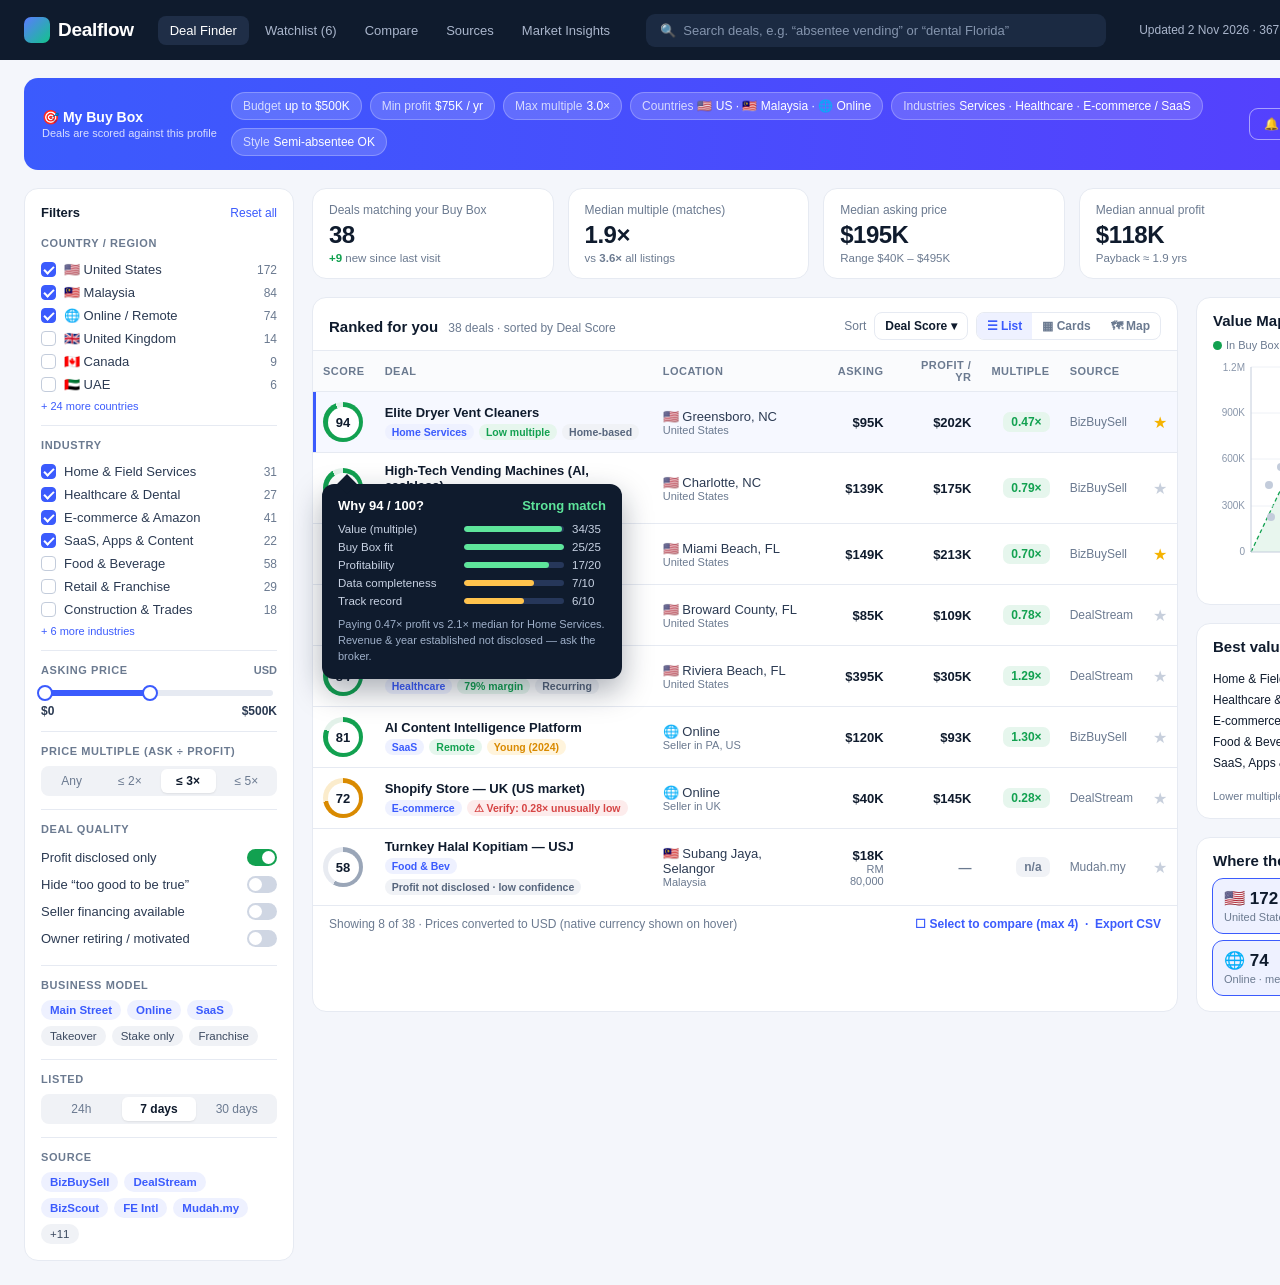
<file: mockup/dashboard-mockup.html>
<!DOCTYPE html>
<html lang="en">
<head>
<meta charset="UTF-8">
<title>Dealflow — Deal Finder Dashboard (Mockup)</title>
<style>
  :root{
    --bg:#f4f6fb; --card:#fff; --ink:#0f1b2d; --muted:#6b7a90; --line:#e6eaf2;
    --brand:#3b5bfd; --brand-soft:#eef1ff; --green:#12a150; --green-soft:#e6f6ed;
    --amber:#d98a00; --amber-soft:#fff4dc; --red:#d64545; --red-soft:#fdecec; --grey-soft:#f0f2f6;
  }
  *{box-sizing:border-box;margin:0;padding:0}
  body{font-family:-apple-system,BlinkMacSystemFont,"Inter","Segoe UI",Roboto,sans-serif;background:var(--bg);color:var(--ink);font-size:13px;width:1600px}
  /* Top bar */
  .top{height:60px;background:#0f1b2d;color:#fff;display:flex;align-items:center;padding:0 24px;gap:24px}
  .logo{font-weight:800;font-size:19px;letter-spacing:-.3px;display:flex;align-items:center;gap:8px}
  .logo i{width:26px;height:26px;border-radius:7px;background:linear-gradient(135deg,#5b7bff,#12c48b);display:inline-block}
  .nav{display:flex;gap:4px}
  .nav span{padding:7px 12px;border-radius:8px;color:#aab6cc;font-weight:500}
  .nav span.on{background:#1f2e47;color:#fff}
  .search{flex:1;max-width:460px;background:#1b2a42;border-radius:9px;padding:9px 14px;color:#8494ad}
  .top .right{margin-left:auto;display:flex;align-items:center;gap:14px;color:#aab6cc}
  .pill-toggle{display:flex;background:#1b2a42;border-radius:8px;padding:3px}
  .pill-toggle b{padding:4px 10px;border-radius:6px;font-weight:600;font-size:12px}
  .pill-toggle b.on{background:#fff;color:#0f1b2d}
  .avatar{width:32px;height:32px;border-radius:50%;background:#5b7bff;color:#fff;display:grid;place-items:center;font-weight:700}
  .bell{position:relative}
  .bell em{position:absolute;top:-6px;right:-8px;background:#ff5a5a;color:#fff;font-style:normal;font-size:10px;border-radius:9px;padding:1px 5px;font-weight:700}

  /* Buy box */
  .buybox{margin:18px 24px 0;background:linear-gradient(90deg,#3b5bfd,#5a3bfd);border-radius:14px;color:#fff;padding:14px 18px;display:flex;align-items:center;gap:14px}
  .buybox h3{font-size:14px;white-space:nowrap}
  .buybox h3 small{display:block;font-weight:400;opacity:.8;font-size:11px;margin-top:2px}
  .chips{display:flex;gap:8px;flex-wrap:wrap;flex:1}
  .chip{background:rgba(255,255,255,.16);border:1px solid rgba(255,255,255,.25);padding:6px 11px;border-radius:20px;font-weight:500;font-size:12px}
  .chip b{opacity:.75;font-weight:500;margin-right:4px}
  .btn{padding:8px 14px;border-radius:9px;font-weight:600;font-size:12px;white-space:nowrap}
  .btn.white{background:#fff;color:var(--brand)}
  .btn.ghost{border:1px solid rgba(255,255,255,.5);color:#fff}

  .layout{display:grid;grid-template-columns:270px 1fr;gap:18px;padding:18px 24px 24px}
  .card{background:var(--card);border:1px solid var(--line);border-radius:14px}

  /* Sidebar */
  .side{padding:16px}
  .side h4{font-size:13px;display:flex;justify-content:space-between;align-items:center;margin-bottom:4px}
  .side h4 a{color:var(--brand);font-weight:500;font-size:12px}
  .grp{border-top:1px solid var(--line);padding:13px 0}
  .grp:first-of-type{border-top:none}
  .lbl{font-size:11px;text-transform:uppercase;letter-spacing:.6px;color:var(--muted);font-weight:700;margin-bottom:9px;display:flex;justify-content:space-between}
  .cb{display:flex;align-items:center;gap:8px;padding:4px 0;color:#2b3a52}
  .cb .box{width:15px;height:15px;border-radius:4px;border:1.5px solid #c3ccdb;flex:none}
  .cb.on .box{background:var(--brand);border-color:var(--brand);position:relative}
  .cb.on .box::after{content:"";position:absolute;left:4px;top:1px;width:4px;height:8px;border:solid #fff;border-width:0 2px 2px 0;transform:rotate(45deg)}
  .cb .n{margin-left:auto;color:var(--muted);font-size:12px}
  .slider{height:6px;background:var(--line);border-radius:3px;position:relative;margin:14px 4px 8px}
  .slider .fill{position:absolute;height:100%;background:var(--brand);border-radius:3px}
  .slider .k{position:absolute;top:-5px;width:16px;height:16px;border-radius:50%;background:#fff;border:2px solid var(--brand);margin-left:-8px}
  .range{display:flex;justify-content:space-between;font-size:12px;color:#2b3a52;font-weight:600}
  .seg{display:flex;background:var(--grey-soft);border-radius:8px;padding:3px;gap:3px}
  .seg span{flex:1;text-align:center;padding:5px 0;border-radius:6px;font-size:12px;color:var(--muted);font-weight:500}
  .seg span.on{background:#fff;color:var(--ink);box-shadow:0 1px 2px rgba(0,0,0,.08);font-weight:600}
  .tog{display:flex;align-items:center;justify-content:space-between;padding:5px 0;color:#2b3a52}
  .sw{width:30px;height:17px;border-radius:9px;background:#cfd6e3;position:relative;flex:none}
  .sw::after{content:"";position:absolute;width:13px;height:13px;border-radius:50%;background:#fff;top:2px;left:2px}
  .sw.on{background:var(--green)}
  .sw.on::after{left:15px}
  .tags{display:flex;flex-wrap:wrap;gap:6px}
  .tag{padding:4px 9px;border-radius:14px;background:var(--grey-soft);color:#3c4a60;font-size:11.5px;font-weight:500}
  .tag.on{background:var(--brand-soft);color:var(--brand);font-weight:600}

  /* Main */
  .main{display:flex;flex-direction:column;gap:18px;min-width:0}
  .kpis{display:grid;grid-template-columns:repeat(5,1fr);gap:14px}
  .kpi{padding:14px 16px}
  .kpi .t{color:var(--muted);font-size:12px;font-weight:500}
  .kpi .v{font-size:24px;font-weight:800;letter-spacing:-.5px;margin-top:4px}
  .kpi .s{font-size:11.5px;margin-top:3px;color:var(--muted)}
  .up{color:var(--green);font-weight:600}
  .row2{display:grid;grid-template-columns:1fr 380px;gap:18px}
  .panel-h{display:flex;align-items:center;justify-content:space-between;padding:14px 16px 10px}
  .panel-h h2{font-size:15px}
  .panel-h h2 small{font-weight:400;color:var(--muted);font-size:12px;margin-left:6px}
  .sort{display:flex;gap:8px;align-items:center;color:var(--muted);font-size:12px}
  .sort .dd{border:1px solid var(--line);padding:6px 10px;border-radius:8px;color:var(--ink);font-weight:600}
  .viewt{display:flex;border:1px solid var(--line);border-radius:8px;overflow:hidden}
  .viewt span{padding:6px 10px;font-weight:600;font-size:12px;color:var(--muted)}
  .viewt span.on{background:var(--brand-soft);color:var(--brand)}

  table{width:100%;border-collapse:collapse}
  th{text-align:left;font-size:11px;text-transform:uppercase;letter-spacing:.5px;color:var(--muted);font-weight:700;padding:8px 10px;border-top:1px solid var(--line);border-bottom:1px solid var(--line);background:#fafbfd}
  td{padding:10px 10px;border-bottom:1px solid var(--line);vertical-align:middle}
  tr.sel td{background:#f6f8ff}
  tr.sel td:first-child{box-shadow:inset 3px 0 0 var(--brand)}
  .num{text-align:right;font-variant-numeric:tabular-nums;font-weight:600}
  th.num{text-align:right}
  .score{width:40px;height:40px;border-radius:50%;display:grid;place-items:center;font-weight:800;font-size:13px;position:relative}
  .score.g{background:conic-gradient(var(--green) var(--p),#e3f2ea 0)}
  .score.a{background:conic-gradient(var(--amber) var(--p),#fbeccc 0)}
  .score.x{background:conic-gradient(#9aa6b8 var(--p),#e8ebf1 0)}
  .score span{width:31px;height:31px;border-radius:50%;background:#fff;display:grid;place-items:center}
  .dname{font-weight:700;font-size:13px;color:var(--ink)}
  .dmeta{display:flex;gap:5px;margin-top:4px;flex-wrap:wrap}
  .b{font-size:10.5px;padding:2px 7px;border-radius:10px;font-weight:600}
  .b.g{background:var(--green-soft);color:var(--green)}
  .b.a{background:var(--amber-soft);color:var(--amber)}
  .b.r{background:var(--red-soft);color:var(--red)}
  .b.n{background:var(--grey-soft);color:#56657c}
  .b.bl{background:var(--brand-soft);color:var(--brand)}
  .mult{display:inline-block;padding:3px 8px;border-radius:7px;font-weight:700;font-size:12px}
  .mult.g{background:var(--green-soft);color:var(--green)}
  .mult.a{background:var(--amber-soft);color:var(--amber)}
  .mult.x{background:var(--grey-soft);color:var(--muted)}
  .loc{color:#2b3a52}
  .loc small{display:block;color:var(--muted);font-size:11px}
  .src{color:var(--muted);font-size:12px}
  .star{color:#c7cfdc;font-size:16px}
  .star.on{color:#f5b301}
  .sub{color:var(--muted);font-size:11px;font-weight:500}
  .tablefoot{display:flex;justify-content:space-between;padding:11px 16px;color:var(--muted);font-size:12px}

  /* Why popover */
  .why{position:absolute;width:300px;background:#0f1b2d;color:#fff;border-radius:12px;padding:14px 16px;box-shadow:0 12px 30px rgba(15,27,45,.35);z-index:5}
  .why h5{font-size:13px;margin-bottom:10px;display:flex;justify-content:space-between}
  .why h5 b{color:#5ee59b}
  .bar{display:grid;grid-template-columns:118px 1fr 34px;align-items:center;gap:8px;font-size:11.5px;margin:6px 0;color:#c8d2e3}
  .bar .tr{height:6px;background:#26375a;border-radius:3px;overflow:hidden}
  .bar .tr i{display:block;height:100%;background:#5ee59b;border-radius:3px}
  .bar .tr i.am{background:#ffc34d}
  .why p{font-size:11px;color:#9fb0c9;margin-top:10px;line-height:1.45}
  .why::before{content:"";position:absolute;left:18px;top:-7px;width:14px;height:14px;background:#0f1b2d;transform:rotate(45deg)}

  /* Right column */
  .rcol{display:flex;flex-direction:column;gap:18px}
  .chart{padding:0 14px 14px}
  .legend{display:flex;gap:12px;font-size:11px;color:var(--muted);padding:0 2px 6px}
  .legend i{display:inline-block;width:9px;height:9px;border-radius:50%;margin-right:4px;vertical-align:-1px}
  .hb{display:grid;grid-template-columns:128px 1fr 40px;align-items:center;gap:8px;margin:7px 0;font-size:12px}
  .hb .tr{height:9px;background:var(--grey-soft);border-radius:5px;overflow:hidden}
  .hb .tr i{display:block;height:100%;border-radius:5px;background:var(--brand)}
  .hb .m{text-align:right;font-weight:700;font-size:12px}
  .geo{display:grid;grid-template-columns:1fr 1fr;gap:8px}
  .geo div{background:var(--grey-soft);border-radius:10px;padding:9px 11px}
  .geo b{display:block;font-size:17px}
  .geo span{font-size:11px;color:var(--muted)}
  .geo div.on{background:var(--brand-soft);outline:1.5px solid var(--brand)}
  .note{font-size:11px;color:var(--muted);padding:0 16px 14px;line-height:1.4}
</style>
</head>
<body>

<div class="top">
  <div class="logo"><i></i>Dealflow</div>
  <div class="nav"><span class="on">Deal Finder</span><span>Watchlist (6)</span><span>Compare</span><span>Sources</span><span>Market Insights</span></div>
  <div class="search">🔍&nbsp; Search deals, e.g. “absentee vending” or “dental Florida”</div>
  <div class="right">
    <span style="font-size:12px">Updated 2 Nov 2026 · 367 listings · 16 sources</span>
    <div class="pill-toggle"><b class="on">USD</b><b>MYR</b></div>
    <span class="bell">🔔<em>12</em></span>
    <div class="avatar">A</div>
  </div>
</div>

<div class="buybox">
  <h3>🎯 My Buy Box<small>Deals are scored against this profile</small></h3>
  <div class="chips">
    <span class="chip"><b>Budget</b>up to $500K</span>
    <span class="chip"><b>Min profit</b>$75K / yr</span>
    <span class="chip"><b>Max multiple</b>3.0×</span>
    <span class="chip"><b>Countries</b>🇺🇸 US · 🇲🇾 Malaysia · 🌐 Online</span>
    <span class="chip"><b>Industries</b>Services · Healthcare · E‑commerce / SaaS</span>
    <span class="chip"><b>Style</b>Semi‑absentee OK</span>
  </div>
  <span class="btn ghost">🔔 Alert me on new matches</span>
  <span class="btn white">Edit Buy Box</span>
</div>

<div class="layout">
  <!-- SIDEBAR -->
  <aside class="card side">
    <h4>Filters <a>Reset all</a></h4>

    <div class="grp">
      <div class="lbl">Country / Region</div>
      <div class="cb on"><span class="box"></span>🇺🇸 United States<span class="n">172</span></div>
      <div class="cb on"><span class="box"></span>🇲🇾 Malaysia<span class="n">84</span></div>
      <div class="cb on"><span class="box"></span>🌐 Online / Remote<span class="n">74</span></div>
      <div class="cb"><span class="box"></span>🇬🇧 United Kingdom<span class="n">14</span></div>
      <div class="cb"><span class="box"></span>🇨🇦 Canada<span class="n">9</span></div>
      <div class="cb"><span class="box"></span>🇦🇪 UAE<span class="n">6</span></div>
      <div class="sub" style="margin-top:4px;color:var(--brand)">+ 24 more countries</div>
    </div>

    <div class="grp">
      <div class="lbl">Industry</div>
      <div class="cb on"><span class="box"></span>Home &amp; Field Services<span class="n">31</span></div>
      <div class="cb on"><span class="box"></span>Healthcare &amp; Dental<span class="n">27</span></div>
      <div class="cb on"><span class="box"></span>E‑commerce &amp; Amazon<span class="n">41</span></div>
      <div class="cb on"><span class="box"></span>SaaS, Apps &amp; Content<span class="n">22</span></div>
      <div class="cb"><span class="box"></span>Food &amp; Beverage<span class="n">58</span></div>
      <div class="cb"><span class="box"></span>Retail &amp; Franchise<span class="n">29</span></div>
      <div class="cb"><span class="box"></span>Construction &amp; Trades<span class="n">18</span></div>
      <div class="sub" style="margin-top:4px;color:var(--brand)">+ 6 more industries</div>
    </div>

    <div class="grp">
      <div class="lbl">Asking price <span style="text-transform:none;letter-spacing:0">USD</span></div>
      <div class="slider"><div class="fill" style="left:0;width:46%"></div><div class="k" style="left:0"></div><div class="k" style="left:46%"></div></div>
      <div class="range"><span>$0</span><span>$500K</span></div>
    </div>

    <div class="grp">
      <div class="lbl">Price multiple (Ask ÷ Profit)</div>
      <div class="seg"><span>Any</span><span>≤ 2×</span><span class="on">≤ 3×</span><span>≤ 5×</span></div>
    </div>

    <div class="grp">
      <div class="lbl">Deal quality</div>
      <div class="tog">Profit disclosed only <span class="sw on"></span></div>
      <div class="tog">Hide “too good to be true” <span class="sw"></span></div>
      <div class="tog">Seller financing available <span class="sw"></span></div>
      <div class="tog">Owner retiring / motivated <span class="sw"></span></div>
    </div>

    <div class="grp">
      <div class="lbl">Business model</div>
      <div class="tags"><span class="tag on">Main Street</span><span class="tag on">Online</span><span class="tag on">SaaS</span><span class="tag">Takeover</span><span class="tag">Stake only</span><span class="tag">Franchise</span></div>
    </div>

    <div class="grp">
      <div class="lbl">Listed</div>
      <div class="seg"><span>24h</span><span class="on">7 days</span><span>30 days</span></div>
    </div>

    <div class="grp" style="padding-bottom:0">
      <div class="lbl">Source</div>
      <div class="tags"><span class="tag on">BizBuySell</span><span class="tag on">DealStream</span><span class="tag on">BizScout</span><span class="tag on">FE Intl</span><span class="tag on">Mudah.my</span><span class="tag">+11</span></div>
    </div>
  </aside>

  <!-- MAIN -->
  <section class="main">
    <div class="kpis">
      <div class="card kpi"><div class="t">Deals matching your Buy Box</div><div class="v">38</div><div class="s"><span class="up">+9</span> new since last visit</div></div>
      <div class="card kpi"><div class="t">Median multiple (matches)</div><div class="v">1.9×</div><div class="s">vs <b>3.6×</b> all listings</div></div>
      <div class="card kpi"><div class="t">Median asking price</div><div class="v">$195K</div><div class="s">Range $40K – $495K</div></div>
      <div class="card kpi"><div class="t">Median annual profit</div><div class="v">$118K</div><div class="s">Payback ≈ 1.9 yrs</div></div>
      <div class="card kpi"><div class="t">Strong matches (score 80+)</div><div class="v" style="color:var(--green)">7</div><div class="s">3 in Healthcare</div></div>
    </div>

    <div class="row2">
      <!-- TABLE -->
      <div class="card" style="position:relative">
        <div class="panel-h">
          <h2>Ranked for you <small>38 deals · sorted by Deal Score</small></h2>
          <div class="sort">Sort <span class="dd">Deal Score ▾</span>
            <div class="viewt"><span class="on">☰ List</span><span>▦ Cards</span><span>🗺 Map</span></div>
          </div>
        </div>
        <table>
          <thead><tr><th style="width:60px">Score</th><th>Deal</th><th>Location</th><th class="num">Asking</th><th class="num">Profit / yr</th><th class="num">Multiple</th><th>Source</th><th></th></tr></thead>
          <tbody>
            <tr class="sel">
              <td><div class="score g" style="--p:94%"><span>94</span></div></td>
              <td><div class="dname">Elite Dryer Vent Cleaners</div>
                <div class="dmeta"><span class="b bl">Home Services</span><span class="b g">Low multiple</span><span class="b n">Home‑based</span></div></td>
              <td class="loc">🇺🇸 Greensboro, NC<small>United States</small></td>
              <td class="num">$95K</td><td class="num">$202K</td>
              <td class="num"><span class="mult g">0.47×</span></td>
              <td class="src">BizBuySell</td><td><span class="star on">★</span></td>
            </tr>
            <tr>
              <td><div class="score g" style="--p:91%"><span>91</span></div></td>
              <td><div class="dname">High‑Tech Vending Machines (AI, cashless)</div>
                <div class="dmeta"><span class="b bl">Vending</span><span class="b g">Semi‑absentee</span><span class="b n">Est. 2015</span></div></td>
              <td class="loc">🇺🇸 Charlotte, NC<small>United States</small></td>
              <td class="num">$139K</td><td class="num">$175K</td>
              <td class="num"><span class="mult g">0.79×</span></td>
              <td class="src">BizBuySell</td><td><span class="star">★</span></td>
            </tr>
            <tr>
              <td><div class="score g" style="--p:89%"><span>89</span></div></td>
              <td><div class="dname">Bikes &amp; Segway Tours and Rental</div>
                <div class="dmeta"><span class="b bl">Leisure</span><span class="b a">Owners retiring</span><span class="b n">Est. 2020</span></div></td>
              <td class="loc">🇺🇸 Miami Beach, FL<small>United States</small></td>
              <td class="num">$149K</td><td class="num">$213K</td>
              <td class="num"><span class="mult g">0.70×</span></td>
              <td class="src">BizBuySell</td><td><span class="star on">★</span></td>
            </tr>
            <tr>
              <td><div class="score g" style="--p:87%"><span>87</span></div></td>
              <td><div class="dname">Chiropractic &amp; Rehab Practice</div>
                <div class="dmeta"><span class="b bl">Healthcare</span><span class="b g">54% margin</span></div></td>
              <td class="loc">🇺🇸 Broward County, FL<small>United States</small></td>
              <td class="num">$85K</td><td class="num">$109K</td>
              <td class="num"><span class="mult g">0.78×</span></td>
              <td class="src">DealStream</td><td><span class="star">★</span></td>
            </tr>
            <tr>
              <td><div class="score g" style="--p:84%"><span>84</span></div></td>
              <td><div class="dname">Concierge Medicine Practice</div>
                <div class="dmeta"><span class="b bl">Healthcare</span><span class="b g">79% margin</span><span class="b n">Recurring</span></div></td>
              <td class="loc">🇺🇸 Riviera Beach, FL<small>United States</small></td>
              <td class="num">$395K</td><td class="num">$305K</td>
              <td class="num"><span class="mult g">1.29×</span></td>
              <td class="src">DealStream</td><td><span class="star">★</span></td>
            </tr>
            <tr>
              <td><div class="score g" style="--p:81%"><span>81</span></div></td>
              <td><div class="dname">AI Content Intelligence Platform</div>
                <div class="dmeta"><span class="b bl">SaaS</span><span class="b g">Remote</span><span class="b a">Young (2024)</span></div></td>
              <td class="loc">🌐 Online<small>Seller in PA, US</small></td>
              <td class="num">$120K</td><td class="num">$93K</td>
              <td class="num"><span class="mult g">1.30×</span></td>
              <td class="src">BizBuySell</td><td><span class="star">★</span></td>
            </tr>
            <tr>
              <td><div class="score a" style="--p:72%"><span>72</span></div></td>
              <td><div class="dname">Shopify Store — UK (US market)</div>
                <div class="dmeta"><span class="b bl">E‑commerce</span><span class="b r">⚠ Verify: 0.28× unusually low</span></div></td>
              <td class="loc">🌐 Online<small>Seller in UK</small></td>
              <td class="num">$40K</td><td class="num">$145K</td>
              <td class="num"><span class="mult g">0.28×</span></td>
              <td class="src">DealStream</td><td><span class="star">★</span></td>
            </tr>
            <tr>
              <td><div class="score x" style="--p:58%"><span>58</span></div></td>
              <td><div class="dname">Turnkey Halal Kopitiam — USJ</div>
                <div class="dmeta"><span class="b bl">Food &amp; Bev</span><span class="b n">Profit not disclosed · low confidence</span></div></td>
              <td class="loc">🇲🇾 Subang Jaya, Selangor<small>Malaysia</small></td>
              <td class="num">$18K<div class="sub">RM 80,000</div></td><td class="num" style="color:var(--muted)">—</td>
              <td class="num"><span class="mult x">n/a</span></td>
              <td class="src">Mudah.my</td><td><span class="star">★</span></td>
            </tr>
          </tbody>
        </table>
        <div class="tablefoot"><span>Showing 8 of 38 · Prices converted to USD (native currency shown on hover)</span><span style="color:var(--brand);font-weight:600">☐ Select to compare (max 4) &nbsp;·&nbsp; Export CSV</span></div>

        <!-- Why this score popover -->
        
      </div>

      <!-- RIGHT COLUMN -->
      <div class="rcol">
        <div class="card">
          <div class="panel-h"><h2>Value Map <small>Ask vs annual profit</small></h2></div>
          <div class="chart">
            <div class="legend"><span><i style="background:var(--green)"></i>In Buy Box</span><span><i style="background:#c3ccdb"></i>Other listings</span><span><i style="background:var(--green-soft);border-radius:2px;border:1px dashed var(--green)"></i>≤ 3× value zone</span></div>
            <svg width="350" height="230" viewBox="0 0 350 230" font-family="-apple-system,Inter,sans-serif" font-size="10">
              <!-- axes area 40..340 x, 10..195 y ; x=profit 0..400K, y=ask 0..1.2M -->
              <polygon points="40,195 340,195 340,10 128,10" fill="#e6f6ed" opacity=".9"/>
              <line x1="40" y1="195" x2="128" y2="10" stroke="#12a150" stroke-dasharray="4 3" stroke-width="1.3"/>
              <text x="132" y="22" fill="#12a150" font-weight="700">3× line</text>
              <text x="250" y="60" fill="#12a150" font-weight="700" opacity=".8">GOOD VALUE ↘</text>
              <g stroke="#eef1f6"><line x1="40" y1="149" x2="340" y2="149"/><line x1="40" y1="102" x2="340" y2="102"/><line x1="40" y1="56" x2="340" y2="56"/><line x1="40" y1="10" x2="340" y2="10"/></g>
              <line x1="40" y1="195" x2="340" y2="195" stroke="#c3ccdb"/><line x1="40" y1="10" x2="40" y2="195" stroke="#c3ccdb"/>
              <g fill="#8a97ab"><text x="34" y="198" text-anchor="end">0</text><text x="34" y="152" text-anchor="end">300K</text><text x="34" y="105" text-anchor="end">600K</text><text x="34" y="59" text-anchor="end">900K</text><text x="34" y="14" text-anchor="end">1.2M</text>
              <text x="115" y="210" text-anchor="middle">100K</text><text x="190" y="210" text-anchor="middle">200K</text><text x="265" y="210" text-anchor="middle">300K</text><text x="340" y="210" text-anchor="end">400K</text>
              <text x="190" y="226" text-anchor="middle" fill="#6b7a90">Annual profit (USD)</text></g>
              <!-- other listings -->
              <g fill="#c3ccdb">
                <circle cx="74" cy="80" r="4"/><circle cx="96" cy="60" r="4"/><circle cx="110" cy="120" r="4"/><circle cx="83" cy="140" r="4"/><circle cx="160" cy="40" r="4"/><circle cx="140" cy="95" r="4"/><circle cx="60" cy="160" r="4"/><circle cx="210" cy="70" r="4"/><circle cx="250" cy="30" r="4"/><circle cx="120" cy="150" r="4"/><circle cx="90" cy="170" r="4"/><circle cx="185" cy="130" r="4"/><circle cx="300" cy="50" r="4"/><circle cx="70" cy="110" r="4"/><circle cx="230" cy="110" r="4"/><circle cx="150" cy="168" r="4"/><circle cx="58" cy="128" r="4"/><circle cx="270" cy="85" r="4"/>
              </g>
              <!-- buy box matches -->
              <g fill="#12a150" stroke="#fff" stroke-width="1.5">
                <circle cx="191" cy="180" r="5.5"/><circle cx="171" cy="174" r="5.5"/><circle cx="200" cy="172" r="5.5"/><circle cx="122" cy="182" r="5.5"/><circle cx="269" cy="134" r="5.5"/><circle cx="110" cy="176" r="5.5"/><circle cx="149" cy="189" r="5.5"/><circle cx="142" cy="164" r="5.5"/><circle cx="95" cy="166" r="5.5"/><circle cx="216" cy="158" r="5.5"/>
              </g>
              <circle cx="191" cy="180" r="9" fill="none" stroke="#3b5bfd" stroke-width="2"/>
              <text x="203" y="190" fill="#3b5bfd" font-weight="700">Elite Dryer Vent</text>
            </svg>
          </div>
        </div>

        <div class="card">
          <div class="panel-h"><h2>Best value by industry <small>median multiple</small></h2></div>
          <div style="padding:0 16px 12px">
            <div class="hb"><span>Home &amp; Field Services</span><div class="tr"><i style="width:38%;background:var(--green)"></i></div><span class="m" style="color:var(--green)">2.1×</span></div>
            <div class="hb"><span>Healthcare &amp; Dental</span><div class="tr"><i style="width:47%;background:var(--green)"></i></div><span class="m" style="color:var(--green)">2.6×</span></div>
            <div class="hb"><span>E‑commerce &amp; Amazon</span><div class="tr"><i style="width:53%;background:var(--amber)"></i></div><span class="m" style="color:var(--amber)">2.9×</span></div>
            <div class="hb"><span>Food &amp; Beverage</span><div class="tr"><i style="width:60%;background:var(--amber)"></i></div><span class="m" style="color:var(--amber)">3.3×</span></div>
            <div class="hb"><span>SaaS, Apps &amp; Content</span><div class="tr"><i style="width:73%;background:var(--red)"></i></div><span class="m" style="color:var(--red)">4.0×</span></div>
          </div>
          <div class="note">Lower multiple = you pay fewer years of profit to buy the business.</div>
        </div>

        <div class="card">
          <div class="panel-h"><h2>Where the deals are</h2></div>
          <div class="geo" style="padding:0 16px 16px">
            <div class="on"><b>🇺🇸 172</b><span>United States · med. $310K</span></div>
            <div class="on"><b>🇲🇾 84</b><span>Malaysia · med. RM 90K</span></div>
            <div class="on"><b>🌐 74</b><span>Online · med. $650K</span></div>
            <div><b>🌍 37</b><span>Rest of world</span></div>
          </div>
        </div>
      </div>
    </div>
  </section>
</div>

<!-- Why-this-score popover anchored to first row -->
<div class="why" style="left:322px;top:484px">
  <h5>Why 94 / 100? <b>Strong match</b></h5>
  <div class="bar"><span>Value (multiple)</span><div class="tr"><i style="width:98%"></i></div><span>34/35</span></div>
  <div class="bar"><span>Buy Box fit</span><div class="tr"><i style="width:100%"></i></div><span>25/25</span></div>
  <div class="bar"><span>Profitability</span><div class="tr"><i style="width:85%"></i></div><span>17/20</span></div>
  <div class="bar"><span>Data completeness</span><div class="tr"><i class="am" style="width:70%"></i></div><span>7/10</span></div>
  <div class="bar"><span>Track record</span><div class="tr"><i class="am" style="width:60%"></i></div><span>6/10</span></div>
  <p>Paying 0.47× profit vs 2.1× median for Home Services. Revenue &amp; year established not disclosed — ask the broker.</p>
</div>

</body>
</html>
</file>
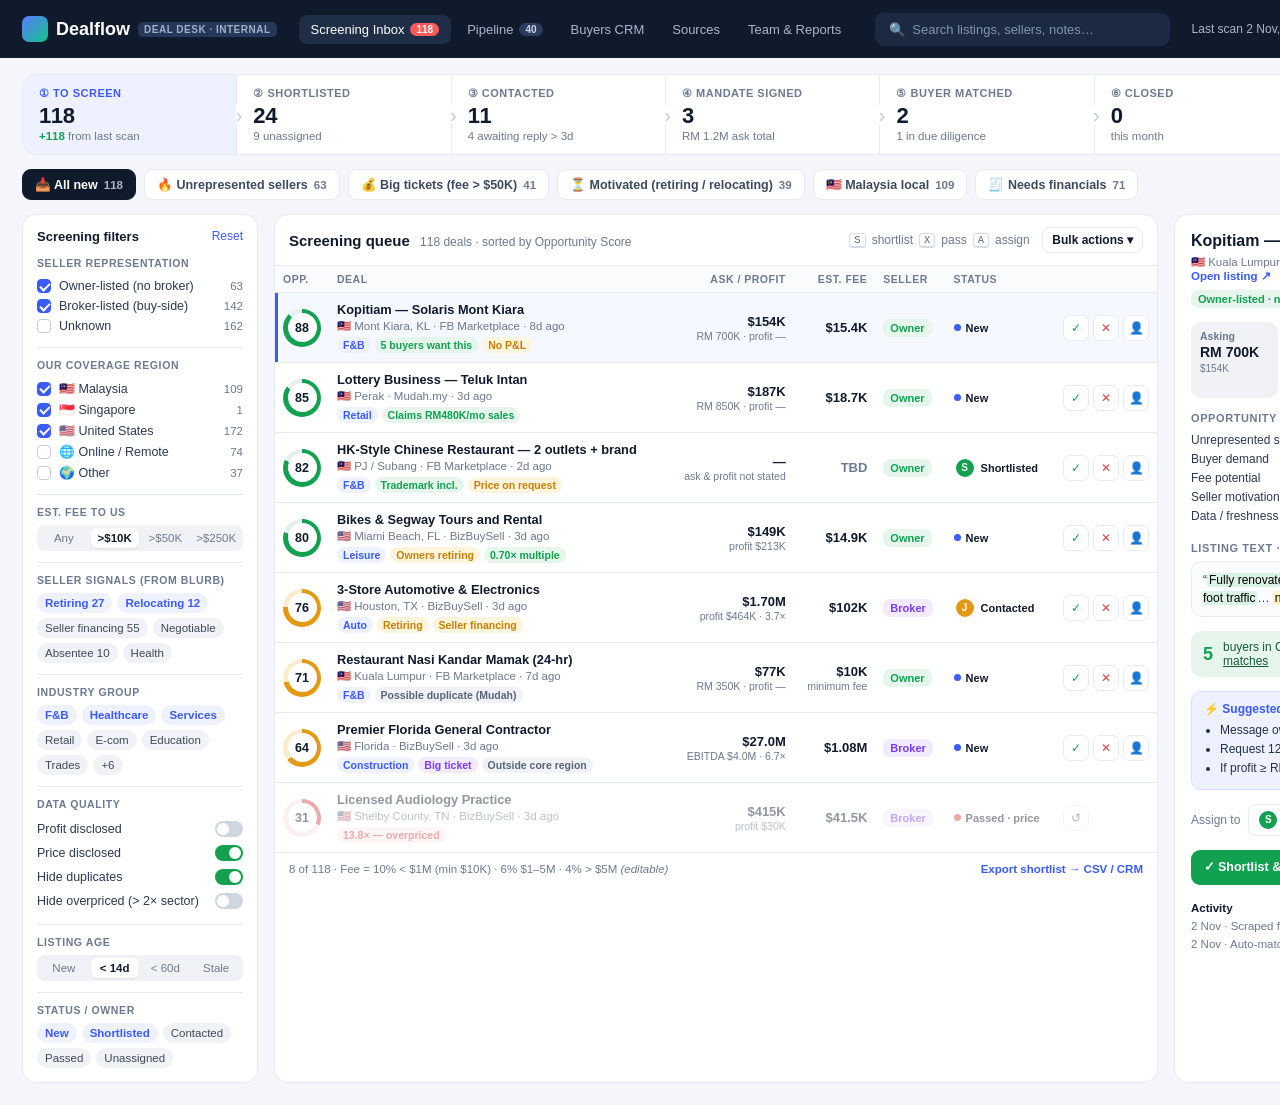
<file: mockup/deal-desk-mockup-v2.html>
<!DOCTYPE html>
<html lang="en">
<head>
<meta charset="UTF-8">
<title>Dealflow — Deal Desk (Internal) Mockup v2</title>
<style>
  :root{
    --bg:#f4f6fb; --card:#fff; --ink:#0f1b2d; --muted:#6b7a90; --line:#e6eaf2;
    --brand:#3b5bfd; --brand-soft:#eef1ff; --green:#12a150; --green-soft:#e6f6ed;
    --amber:#c97f00; --amber-soft:#fff4dc; --red:#d64545; --red-soft:#fdecec; --grey-soft:#f0f2f6;
    --purple:#7a3bfd; --purple-soft:#f1ebff;
  }
  *{box-sizing:border-box;margin:0;padding:0}
  body{font-family:-apple-system,BlinkMacSystemFont,"Inter","Segoe UI",Roboto,sans-serif;background:var(--bg);color:var(--ink);font-size:13px;width:1600px}
  .top{height:58px;background:#0f1b2d;color:#fff;display:flex;align-items:center;padding:0 22px;gap:22px}
  .logo{font-weight:800;font-size:18px;display:flex;align-items:center;gap:8px}
  .logo i{width:26px;height:26px;border-radius:7px;background:linear-gradient(135deg,#5b7bff,#12c48b);display:inline-block}
  .logo small{font-weight:600;font-size:10px;background:#26375a;color:#9fb0c9;padding:2px 6px;border-radius:5px;letter-spacing:.5px}
  .nav{display:flex;gap:4px}
  .nav span{padding:7px 12px;border-radius:8px;color:#aab6cc;font-weight:500;display:flex;gap:6px;align-items:center}
  .nav span.on{background:#1f2e47;color:#fff}
  .nav em{font-style:normal;background:#ff5a5a;color:#fff;font-size:10px;font-weight:700;padding:1px 6px;border-radius:9px}
  .nav em.g{background:#2b3d5e;color:#cbd5e6}
  .search{flex:1;max-width:400px;background:#1b2a42;border-radius:9px;padding:9px 14px;color:#8494ad}
  .top .right{margin-left:auto;display:flex;align-items:center;gap:12px;color:#aab6cc;font-size:12px}
  .pill-toggle{display:flex;background:#1b2a42;border-radius:8px;padding:3px}
  .pill-toggle b{padding:4px 9px;border-radius:6px;font-weight:600;font-size:11.5px}
  .pill-toggle b.on{background:#fff;color:#0f1b2d}
  .avs{display:flex}
  .av{width:26px;height:26px;border-radius:50%;color:#fff;display:grid;place-items:center;font-weight:700;font-size:11px;border:2px solid #0f1b2d;margin-left:-6px}
  .av.sm{width:22px;height:22px;font-size:10px;border:2px solid #fff;margin-left:0}

  /* Pipeline funnel */
  .funnel{display:grid;grid-template-columns:repeat(6,1fr) 1.25fr;gap:0;margin:16px 22px 0;background:#fff;border:1px solid var(--line);border-radius:14px;overflow:hidden}
  .stage{padding:12px 16px;border-right:1px solid var(--line);position:relative}
  .stage .t{font-size:11px;color:var(--muted);font-weight:700;text-transform:uppercase;letter-spacing:.5px}
  .stage .v{font-size:22px;font-weight:800;margin-top:3px;letter-spacing:-.4px}
  .stage .s{font-size:11.5px;color:var(--muted);margin-top:1px}
  .stage.on{background:var(--brand-soft)}
  .stage.on .t{color:var(--brand)}
  .stage::after{content:"›";position:absolute;right:-6px;top:50%;transform:translateY(-50%);color:#c3ccdb;font-size:20px;background:#fff;line-height:1;z-index:2}
  .stage.fee{background:linear-gradient(135deg,#0f1b2d,#22365a);color:#fff;border-right:none}
  .stage.fee .t{color:#9fb0c9}.stage.fee .s{color:#9fb0c9}
  .stage.fee::after,.stage.last::after{display:none}
  .up{color:var(--green);font-weight:700}

  /* Saved views */
  .views{display:flex;gap:8px;margin:14px 22px 0;align-items:center}
  .view{padding:7px 12px;border-radius:9px;background:#fff;border:1px solid var(--line);font-weight:600;color:#3c4a60;font-size:12.5px;display:flex;gap:6px;align-items:center}
  .view b{font-weight:700;color:var(--muted);font-size:11.5px}
  .view.on{background:var(--ink);color:#fff;border-color:var(--ink)}
  .view.on b{color:#aab6cc}
  .views .sp{margin-left:auto;color:var(--brand);font-weight:600;font-size:12px}

  .layout{display:grid;grid-template-columns:236px 1fr 404px;gap:16px;padding:14px 22px 22px}
  .card{background:var(--card);border:1px solid var(--line);border-radius:14px}

  /* Sidebar */
  .side{padding:14px}
  .side h4{font-size:13px;display:flex;justify-content:space-between;margin-bottom:2px}
  .side h4 a{color:var(--brand);font-weight:500;font-size:12px}
  .grp{border-top:1px solid var(--line);padding:11px 0}
  .grp:first-of-type{border-top:none}
  .lbl{font-size:10.5px;text-transform:uppercase;letter-spacing:.6px;color:var(--muted);font-weight:700;margin-bottom:7px}
  .cb{display:flex;align-items:center;gap:8px;padding:3px 0;color:#2b3a52;font-size:12.5px}
  .cb .box{width:14px;height:14px;border-radius:4px;border:1.5px solid #c3ccdb;flex:none}
  .cb.on .box{background:var(--brand);border-color:var(--brand);position:relative}
  .cb.on .box::after{content:"";position:absolute;left:3.5px;top:0.5px;width:4px;height:8px;border:solid #fff;border-width:0 2px 2px 0;transform:rotate(45deg)}
  .cb .n{margin-left:auto;color:var(--muted);font-size:11.5px}
  .tags{display:flex;flex-wrap:wrap;gap:5px}
  .tag{padding:4px 8px;border-radius:14px;background:var(--grey-soft);color:#3c4a60;font-size:11.5px;font-weight:500}
  .tag.on{background:var(--brand-soft);color:var(--brand);font-weight:600}
  .seg{display:flex;background:var(--grey-soft);border-radius:8px;padding:3px;gap:3px}
  .seg span{flex:1;text-align:center;padding:4px 0;border-radius:6px;font-size:11.5px;color:var(--muted);font-weight:500}
  .seg span.on{background:#fff;color:var(--ink);box-shadow:0 1px 2px rgba(0,0,0,.08);font-weight:600}
  .tog{display:flex;align-items:center;justify-content:space-between;padding:4px 0;color:#2b3a52;font-size:12.5px}
  .sw{width:28px;height:16px;border-radius:9px;background:#cfd6e3;position:relative;flex:none}
  .sw::after{content:"";position:absolute;width:12px;height:12px;border-radius:50%;background:#fff;top:2px;left:2px}
  .sw.on{background:var(--green)}.sw.on::after{left:14px}

  /* Table */
  .panel-h{display:flex;align-items:center;justify-content:space-between;padding:12px 14px}
  .panel-h h2{font-size:15px}
  .panel-h h2 small{font-weight:400;color:var(--muted);font-size:12px;margin-left:6px}
  .bulk{display:flex;gap:6px;align-items:center;font-size:12px;color:var(--muted)}
  .bulk .dd{border:1px solid var(--line);padding:5px 9px;border-radius:8px;color:var(--ink);font-weight:600}
  .kbd{font-family:ui-monospace,Menlo,monospace;font-size:10.5px;border:1px solid #d5dbe6;border-bottom-width:2px;border-radius:4px;padding:0 4px;color:#56657c;background:#fff}
  table{width:100%;border-collapse:collapse}
  th{text-align:left;font-size:10.5px;text-transform:uppercase;letter-spacing:.5px;color:var(--muted);font-weight:700;padding:7px 8px;border-top:1px solid var(--line);border-bottom:1px solid var(--line);background:#fafbfd}
  td{padding:9px 8px;border-bottom:1px solid var(--line);vertical-align:middle}
  tr.sel td{background:#f6f8ff}
  tr.sel td:first-child{box-shadow:inset 3px 0 0 var(--brand)}
  tr.passed td{opacity:.45}
  .num{text-align:right;font-variant-numeric:tabular-nums;font-weight:700}
  th.num{text-align:right}
  .score{width:38px;height:38px;border-radius:50%;display:grid;place-items:center;font-weight:800;font-size:12.5px}
  .score.g{background:conic-gradient(var(--green) var(--p),#e3f2ea 0)}
  .score.a{background:conic-gradient(#e39a12 var(--p),#fbeccc 0)}
  .score.r{background:conic-gradient(var(--red) var(--p),#f8dede 0)}
  .score span{width:29px;height:29px;border-radius:50%;background:#fff;display:grid;place-items:center}
  .dname{font-weight:700;font-size:12.8px}
  .dloc{color:var(--muted);font-size:11.5px;margin-top:2px}
  .dmeta{display:flex;gap:4px;margin-top:4px;flex-wrap:wrap}
  .b{font-size:10.5px;padding:2px 6px;border-radius:9px;font-weight:600;white-space:nowrap}
  .b.g{background:var(--green-soft);color:var(--green)}
  .b.a{background:var(--amber-soft);color:var(--amber)}
  .b.r{background:var(--red-soft);color:var(--red)}
  .b.n{background:var(--grey-soft);color:#56657c}
  .b.bl{background:var(--brand-soft);color:var(--brand)}
  .b.p{background:var(--purple-soft);color:var(--purple)}
  .sub{color:var(--muted);font-size:10.5px;font-weight:500;display:block;margin-top:1px}
  .seller{font-size:11px;font-weight:700;padding:3px 7px;border-radius:7px;white-space:nowrap;display:inline-block}
  .seller.own{background:var(--green-soft);color:var(--green)}
  .seller.brk{background:var(--purple-soft);color:var(--purple)}
  .fee{color:var(--ink)}
  .status{font-size:11px;font-weight:600;display:flex;align-items:center;gap:5px;white-space:nowrap}
  .dot{width:7px;height:7px;border-radius:50%;display:inline-block}
  .acts{display:flex;gap:4px}
  .act{width:26px;height:26px;border-radius:7px;border:1px solid var(--line);display:grid;place-items:center;font-size:12px;color:#56657c;background:#fff}
  .act.ok{color:var(--green)}
  .act.no{color:var(--red)}
  .tablefoot{display:flex;justify-content:space-between;padding:10px 14px;color:var(--muted);font-size:11.5px}

  /* Drawer */
  .drawer{padding:16px;display:flex;flex-direction:column;gap:14px}
  .dh{display:flex;justify-content:space-between;align-items:flex-start;gap:10px}
  .dh h3{font-size:16px;line-height:1.25}
  .dh .x{color:var(--muted);font-size:16px}
  .srcline{font-size:11.5px;color:var(--muted);margin-top:4px}
  .srcline a{color:var(--brand);font-weight:600}
  .fin{display:grid;grid-template-columns:repeat(4,1fr);gap:8px}
  .fin div{background:var(--grey-soft);border-radius:10px;padding:8px 9px}
  .fin span{font-size:10.5px;color:var(--muted);font-weight:600;display:block}
  .fin b{font-size:14px;display:block;margin-top:2px}
  .fin small{font-size:10px;color:var(--muted)}
  .fin div.hl{background:#0f1b2d;color:#fff}
  .fin div.hl span,.fin div.hl small{color:#9fb0c9}
  .fin div.miss b{color:var(--red)}
  .sec h5{font-size:11px;text-transform:uppercase;letter-spacing:.6px;color:var(--muted);margin-bottom:7px;display:flex;justify-content:space-between}
  .sec h5 b{color:var(--green);letter-spacing:0;text-transform:none;font-size:12px}
  .bar{display:grid;grid-template-columns:128px 1fr 38px;gap:8px;align-items:center;font-size:12px;margin:5px 0;color:#2b3a52}
  .bar .tr{height:7px;background:var(--grey-soft);border-radius:4px;overflow:hidden}
  .bar .tr i{display:block;height:100%;background:var(--green);border-radius:4px}
  .bar .tr i.am{background:#e39a12}
  .bar b{text-align:right;font-size:11.5px}
  .quote{background:#fbfcfe;border:1px solid var(--line);border-radius:10px;padding:9px 11px;font-size:12px;line-height:1.5;color:#2b3a52}
  mark{background:#fff1bf;padding:0 2px;border-radius:3px}
  mark.g{background:#d9f3e4}
  .next{background:var(--brand-soft);border:1px solid #d6ddff;border-radius:10px;padding:10px 12px}
  .next b{color:var(--brand);font-size:12px;display:block;margin-bottom:5px}
  .next li{margin-left:16px;font-size:12px;line-height:1.6;color:#23324a}
  .buyers{display:flex;align-items:center;gap:10px;background:var(--green-soft);border-radius:10px;padding:9px 12px;font-size:12px;color:#155c35}
  .buyers b{font-size:18px;color:var(--green)}
  .assign{display:flex;align-items:center;gap:8px;font-size:12px;color:var(--muted)}
  .assign .who{display:flex;align-items:center;gap:6px;border:1px solid var(--line);border-radius:8px;padding:4px 8px;color:var(--ink);font-weight:600}
  .btns{display:grid;grid-template-columns:1.4fr 1fr 1fr;gap:8px}
  .btn{padding:9px 0;text-align:center;border-radius:9px;font-weight:700;font-size:12.5px}
  .btn.pri{background:var(--green);color:#fff}
  .btn.sec2{border:1px solid var(--line);color:var(--ink)}
  .btn.dang{border:1px solid #f3caca;color:var(--red)}
  .activity{font-size:11.5px;color:var(--muted);line-height:1.6}
  .activity b{color:var(--ink);font-weight:600}
</style>
</head>
<body>

<div class="top">
  <div class="logo"><i></i>Dealflow <small>DEAL DESK · INTERNAL</small></div>
  <div class="nav">
    <span class="on">Screening Inbox <em>118</em></span>
    <span>Pipeline <em class="g">40</em></span>
    <span>Buyers CRM</span>
    <span>Sources</span>
    <span>Team &amp; Reports</span>
  </div>
  <div class="search">🔍&nbsp; Search listings, sellers, notes…</div>
  <div class="right">
    <span>Last scan 2 Nov, 09:00 · 16 sources</span>
    <div class="pill-toggle"><b class="on">USD</b><b>MYR</b></div>
    <div class="avs"><div class="av" style="background:#5b7bff">A</div><div class="av" style="background:#12a150">S</div><div class="av" style="background:#e39a12">J</div><div class="av" style="background:#7a3bfd">M</div></div>
  </div>
</div>

<!-- PIPELINE FUNNEL -->
<div class="funnel">
  <div class="stage on"><div class="t">① To screen</div><div class="v">118</div><div class="s"><span class="up">+118</span> from last scan</div></div>
  <div class="stage"><div class="t">② Shortlisted</div><div class="v">24</div><div class="s">9 unassigned</div></div>
  <div class="stage"><div class="t">③ Contacted</div><div class="v">11</div><div class="s">4 awaiting reply &gt; 3d</div></div>
  <div class="stage"><div class="t">④ Mandate signed</div><div class="v">3</div><div class="s">RM 1.2M ask total</div></div>
  <div class="stage"><div class="t">⑤ Buyer matched</div><div class="v">2</div><div class="s">1 in due diligence</div></div>
  <div class="stage last"><div class="t">⑥ Closed</div><div class="v">0</div><div class="s">this month</div></div>
  <div class="stage fee"><div class="t">Est. fee in pipeline</div><div class="v">$186K</div><div class="s">Shortlisted → Matched, at tiered fee</div></div>
</div>

<!-- SAVED VIEWS -->
<div class="views">
  <span class="view on">📥 All new <b>118</b></span>
  <span class="view">🔥 Unrepresented sellers <b>63</b></span>
  <span class="view">💰 Big tickets (fee &gt; $50K) <b>41</b></span>
  <span class="view">⏳ Motivated (retiring / relocating) <b>39</b></span>
  <span class="view">🇲🇾 Malaysia local <b>109</b></span>
  <span class="view">🧾 Needs financials <b>71</b></span>
  
  <span class="sp">+ Save current view</span>
</div>

<div class="layout">
  <!-- SIDEBAR -->
  <aside class="card side">
    <h4>Screening filters <a>Reset</a></h4>
    <div class="grp">
      <div class="lbl">Seller representation</div>
      <div class="cb on"><span class="box"></span>Owner‑listed (no broker)<span class="n">63</span></div>
      <div class="cb on"><span class="box"></span>Broker‑listed (buy‑side)<span class="n">142</span></div>
      <div class="cb"><span class="box"></span>Unknown<span class="n">162</span></div>
    </div>
    <div class="grp">
      <div class="lbl">Our coverage region</div>
      <div class="cb on"><span class="box"></span>🇲🇾 Malaysia<span class="n">109</span></div>
      <div class="cb on"><span class="box"></span>🇸🇬 Singapore<span class="n">1</span></div>
      <div class="cb on"><span class="box"></span>🇺🇸 United States<span class="n">172</span></div>
      <div class="cb"><span class="box"></span>🌐 Online / Remote<span class="n">74</span></div>
      <div class="cb"><span class="box"></span>🌍 Other<span class="n">37</span></div>
    </div>
    <div class="grp">
      <div class="lbl">Est. fee to us</div>
      <div class="seg"><span>Any</span><span class="on">&gt;$10K</span><span>&gt;$50K</span><span>&gt;$250K</span></div>
    </div>
    <div class="grp">
      <div class="lbl">Seller signals (from blurb)</div>
      <div class="tags">
        <span class="tag on">Retiring 27</span><span class="tag on">Relocating 12</span><span class="tag">Seller financing 55</span><span class="tag">Negotiable</span><span class="tag">Absentee 10</span><span class="tag">Health</span>
      </div>
    </div>
    <div class="grp">
      <div class="lbl">Industry group</div>
      <div class="tags">
        <span class="tag on">F&amp;B</span><span class="tag on">Healthcare</span><span class="tag on">Services</span><span class="tag">Retail</span><span class="tag">E‑com</span><span class="tag">Education</span><span class="tag">Trades</span><span class="tag">+6</span>
      </div>
    </div>
    <div class="grp">
      <div class="lbl">Data quality</div>
      <div class="tog">Profit disclosed <span class="sw"></span></div>
      <div class="tog">Price disclosed <span class="sw on"></span></div>
      <div class="tog">Hide duplicates <span class="sw on"></span></div>
      <div class="tog">Hide overpriced (&gt; 2× sector) <span class="sw"></span></div>
    </div>
    <div class="grp">
      <div class="lbl">Listing age</div>
      <div class="seg"><span>New</span><span class="on">&lt; 14d</span><span>&lt; 60d</span><span>Stale</span></div>
    </div>
    <div class="grp" style="padding-bottom:0">
      <div class="lbl">Status / owner</div>
      <div class="tags"><span class="tag on">New</span><span class="tag on">Shortlisted</span><span class="tag">Contacted</span><span class="tag">Passed</span><span class="tag">Unassigned</span></div>
    </div>
  </aside>

  <!-- TRIAGE TABLE -->
  <section class="card">
    <div class="panel-h">
      <h2>Screening queue <small>118 deals · sorted by Opportunity Score</small></h2>
      <div class="bulk"><span class="kbd">S</span> shortlist <span class="kbd">X</span> pass <span class="kbd">A</span> assign &nbsp;<span class="dd">Bulk actions ▾</span></div>
    </div>
    <table>
      <thead><tr><th style="width:52px">Opp.</th><th>Deal</th><th class="num">Ask / Profit</th><th class="num">Est. fee</th><th>Seller</th><th>Status</th><th style="width:92px"></th></tr></thead>
      <tbody>
        <tr class="sel">
          <td><div class="score g" style="--p:88%"><span>88</span></div></td>
          <td><div class="dname">Kopitiam — Solaris Mont Kiara</div>
            <div class="dloc">🇲🇾 Mont Kiara, KL · FB Marketplace · 8d ago</div>
            <div class="dmeta"><span class="b bl">F&amp;B</span><span class="b g">5 buyers want this</span><span class="b a">No P&amp;L</span></div></td>
          <td class="num">$154K<span class="sub">RM 700K · profit —</span></td>
          <td class="num fee">$15.4K</td>
          <td><span class="seller own">Owner</span></td>
          <td><div class="status"><span class="dot" style="background:var(--brand)"></span>New</div></td>
          <td><div class="acts"><span class="act ok">✓</span><span class="act no">✕</span><span class="act">👤</span></div></td>
        </tr>
        <tr>
          <td><div class="score g" style="--p:85%"><span>85</span></div></td>
          <td><div class="dname">Lottery Business — Teluk Intan</div>
            <div class="dloc">🇲🇾 Perak · Mudah.my · 3d ago</div>
            <div class="dmeta"><span class="b bl">Retail</span><span class="b g">Claims RM480K/mo sales</span></div></td>
          <td class="num">$187K<span class="sub">RM 850K · profit —</span></td>
          <td class="num fee">$18.7K</td>
          <td><span class="seller own">Owner</span></td>
          <td><div class="status"><span class="dot" style="background:var(--brand)"></span>New</div></td>
          <td><div class="acts"><span class="act ok">✓</span><span class="act no">✕</span><span class="act">👤</span></div></td>
        </tr>
        <tr>
          <td><div class="score g" style="--p:82%"><span>82</span></div></td>
          <td><div class="dname">HK‑Style Chinese Restaurant — 2 outlets + brand</div>
            <div class="dloc">🇲🇾 PJ / Subang · FB Marketplace · 2d ago</div>
            <div class="dmeta"><span class="b bl">F&amp;B</span><span class="b g">Trademark incl.</span><span class="b a">Price on request</span></div></td>
          <td class="num">—<span class="sub">ask &amp; profit not stated</span></td>
          <td class="num fee" style="color:var(--muted)">TBD</td>
          <td><span class="seller own">Owner</span></td>
          <td><div class="status"><div class="av sm" style="background:#12a150">S</div>Shortlisted</div></td>
          <td><div class="acts"><span class="act ok">✓</span><span class="act no">✕</span><span class="act">👤</span></div></td>
        </tr>
        <tr>
          <td><div class="score g" style="--p:80%"><span>80</span></div></td>
          <td><div class="dname">Bikes &amp; Segway Tours and Rental</div>
            <div class="dloc">🇺🇸 Miami Beach, FL · BizBuySell · 3d ago</div>
            <div class="dmeta"><span class="b bl">Leisure</span><span class="b a">Owners retiring</span><span class="b g">0.70× multiple</span></div></td>
          <td class="num">$149K<span class="sub">profit $213K</span></td>
          <td class="num fee">$14.9K</td>
          <td><span class="seller own">Owner</span></td>
          <td><div class="status"><span class="dot" style="background:var(--brand)"></span>New</div></td>
          <td><div class="acts"><span class="act ok">✓</span><span class="act no">✕</span><span class="act">👤</span></div></td>
        </tr>
        <tr>
          <td><div class="score a" style="--p:76%"><span>76</span></div></td>
          <td><div class="dname">3‑Store Automotive &amp; Electronics</div>
            <div class="dloc">🇺🇸 Houston, TX · BizBuySell · 3d ago</div>
            <div class="dmeta"><span class="b bl">Auto</span><span class="b a">Retiring</span><span class="b a">Seller financing</span></div></td>
          <td class="num">$1.70M<span class="sub">profit $464K · 3.7×</span></td>
          <td class="num fee">$102K</td>
          <td><span class="seller brk">Broker</span></td>
          <td><div class="status"><div class="av sm" style="background:#e39a12">J</div>Contacted</div></td>
          <td><div class="acts"><span class="act ok">✓</span><span class="act no">✕</span><span class="act">👤</span></div></td>
        </tr>
        <tr>
          <td><div class="score a" style="--p:71%"><span>71</span></div></td>
          <td><div class="dname">Restaurant Nasi Kandar Mamak (24‑hr)</div>
            <div class="dloc">🇲🇾 Kuala Lumpur · FB Marketplace · 7d ago</div>
            <div class="dmeta"><span class="b bl">F&amp;B</span><span class="b n">Possible duplicate (Mudah)</span></div></td>
          <td class="num">$77K<span class="sub">RM 350K · profit —</span></td>
          <td class="num fee">$10K<span class="sub">minimum fee</span></td>
          <td><span class="seller own">Owner</span></td>
          <td><div class="status"><span class="dot" style="background:var(--brand)"></span>New</div></td>
          <td><div class="acts"><span class="act ok">✓</span><span class="act no">✕</span><span class="act">👤</span></div></td>
        </tr>
        <tr>
          <td><div class="score a" style="--p:64%"><span>64</span></div></td>
          <td><div class="dname">Premier Florida General Contractor</div>
            <div class="dloc">🇺🇸 Florida · BizBuySell · 3d ago</div>
            <div class="dmeta"><span class="b bl">Construction</span><span class="b p">Big ticket</span><span class="b n">Outside core region</span></div></td>
          <td class="num">$27.0M<span class="sub">EBITDA $4.0M · 6.7×</span></td>
          <td class="num fee">$1.08M</td>
          <td><span class="seller brk">Broker</span></td>
          <td><div class="status"><span class="dot" style="background:var(--brand)"></span>New</div></td>
          <td><div class="acts"><span class="act ok">✓</span><span class="act no">✕</span><span class="act">👤</span></div></td>
        </tr>
        <tr class="passed">
          <td><div class="score r" style="--p:31%"><span>31</span></div></td>
          <td><div class="dname">Licensed Audiology Practice</div>
            <div class="dloc">🇺🇸 Shelby County, TN · BizBuySell · 3d ago</div>
            <div class="dmeta"><span class="b r">13.8× — overpriced</span></div></td>
          <td class="num">$415K<span class="sub">profit $30K</span></td>
          <td class="num fee">$41.5K</td>
          <td><span class="seller brk">Broker</span></td>
          <td><div class="status"><span class="dot" style="background:var(--red)"></span>Passed · price</div></td>
          <td><div class="acts"><span class="act">↺</span></div></td>
        </tr>
      </tbody>
    </table>
    <div class="tablefoot"><span>8 of 118 · Fee = 10% &lt; $1M (min $10K) · 6% $1–5M · 4% &gt; $5M <i>(editable)</i></span><span style="color:var(--brand);font-weight:600">Export shortlist → CSV / CRM</span></div>
  </section>

  <!-- DEAL DRAWER -->
  <aside class="card drawer">
    <div class="dh">
      <div>
        <h3>Kopitiam — Solaris Mont Kiara</h3>
        <div class="srcline">🇲🇾 Kuala Lumpur · F&amp;B / Cafe · Listed 26 Oct on FB Marketplace · <a>Open listing ↗</a></div>
        <div class="dmeta" style="margin-top:7px"><span class="seller own">Owner‑listed · no broker</span><span class="b n">Not contacted by team</span></div>
      </div>
      <span class="x">✕</span>
    </div>

    <div class="fin">
      <div><span>Asking</span><b>RM 700K</b><small>$154K</small></div>
      <div class="miss"><span>Revenue</span><b>—</b><small>not stated</small></div>
      <div class="miss"><span>Profit</span><b>—</b><small>not stated</small></div>
      <div class="hl"><span>Est. fee</span><b>$15.4K</b><small>RM 70K @10%</small></div>
    </div>

    <div class="sec">
      <h5>Opportunity Score <b>88 · Pursue</b></h5>
      <div class="bar"><span>Unrepresented seller</span><div class="tr"><i style="width:100%"></i></div><b>25/25</b></div>
      <div class="bar"><span>Buyer demand</span><div class="tr"><i style="width:92%"></i></div><b>23/25</b></div>
      <div class="bar"><span>Fee potential</span><div class="tr"><i style="width:72%"></i></div><b>18/25</b></div>
      <div class="bar"><span>Seller motivation</span><div class="tr"><i class="am" style="width:67%"></i></div><b>10/15</b></div>
      <div class="bar"><span>Data / freshness</span><div class="tr"><i class="am" style="width:40%"></i></div><b>4/10</b></div>
    </div>

    <div class="sec">
      <h5>Listing text · signals highlighted</h5>
      <div class="quote">“<mark class="g">Fully renovated</mark> kopitiam in Solaris Mont Kiara, equipped, <mark class="g">high foot traffic</mark>… <mark>no financials stated</mark>.”</div>
    </div>

    <div class="buyers"><b>5</b><span>buyers in CRM want <b style="font-size:12px;color:#155c35">F&amp;B · Klang Valley · &lt; RM 1M</b> &nbsp;<u>View matches</u></span></div>

    <div class="next">
      <b>⚡ Suggested next step</b>
      <ul>
        <li>Message owner on FB: offer free valuation &amp; buyer intro</li>
        <li>Request 12‑month P&amp;L, rent &amp; lease tenure</li>
        <li>If profit ≥ RM 15K/mo → propose exclusive mandate</li>
      </ul>
    </div>

    <div class="assign">Assign to <span class="who"><span class="av sm" style="background:#12a150">S</span>Sarah ▾</span> Follow‑up <span class="who">📅 5 Nov ▾</span></div>

    <div class="btns">
      <span class="btn pri">✓ Shortlist &amp; assign</span>
      <span class="btn sec2">📝 Add note</span>
      <span class="btn dang">✕ Pass ▾</span>
    </div>

    <div class="activity">
      <b>Activity</b><br>
      2 Nov · Scraped from FB Marketplace (scan #14)<br>
      2 Nov · Auto‑matched 5 buyers · no duplicate found
    </div>
  </aside>
</div>
</body>
</html>
</file>
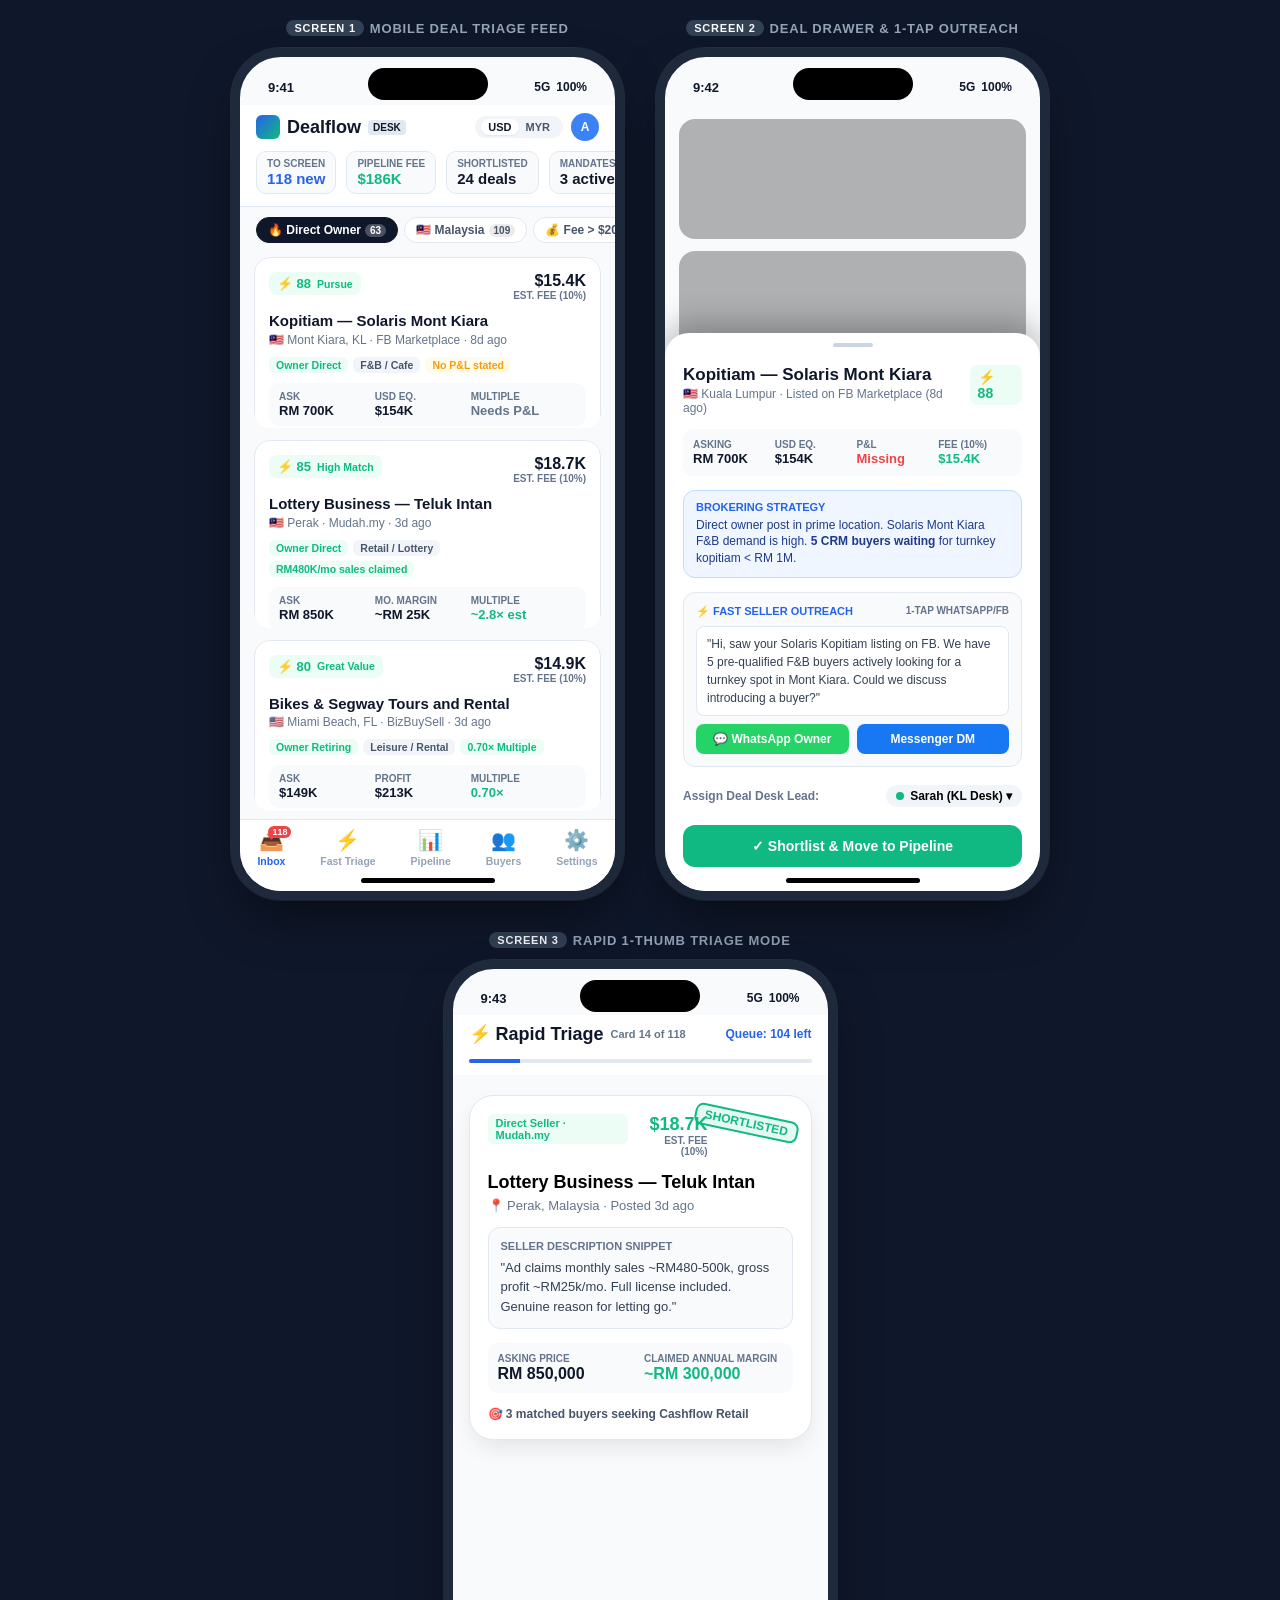
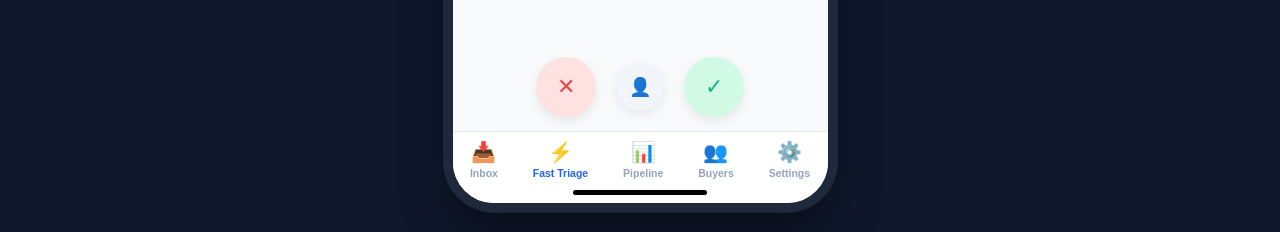
<file: mockup/mobile-dealdesk-mockup.html>
<!DOCTYPE html>
<html lang="en">
<head>
<meta charset="UTF-8">
<meta name="viewport" content="width=device-width, initial-scale=1.0, maximum-scale=1.0, user-scalable=no, viewport-fit=cover">
<title>Dealflow — Mobile Deal Desk</title>
<style>
  :root {
    --bg: #f8fafc;
    --card: #ffffff;
    --ink: #0f172a;
    --muted: #64748b;
    --line: #e2e8f0;
    --brand: #2563eb;
    --brand-soft: #eff6ff;
    --green: #10b981;
    --green-soft: #ecfdf5;
    --amber: #f59e0b;
    --amber-soft: #fffbeb;
    --red: #ef4444;
    --red-soft: #fef2f2;
    --purple: #8b5cf6;
    --purple-soft: #f5f3ff;
    --radius-lg: 16px;
    --radius-md: 12px;
    --radius-sm: 8px;
    --font: -apple-system, BlinkMacSystemFont, "Inter", "SF Pro Text", "Segoe UI", Roboto, sans-serif;
  }

  * { box-sizing: border-box; margin: 0; padding: 0; -webkit-tap-highlight-color: transparent; }
  body {
    font-family: var(--font);
    background: #0f172a; /* Outer canvas for realistic device mockup */
    display: flex;
    justify-content: center;
    align-items: center;
    min-height: 100vh;
    padding: 20px;
  }

  /* Presentation Wrapper: 3 Mobile Screen Progression side by side */
  .showcase {
    display: flex;
    gap: 32px;
    align-items: flex-start;
    flex-wrap: wrap;
    justify-content: center;
  }

  .screen-col {
    display: flex;
    flex-direction: column;
    align-items: center;
    gap: 12px;
  }

  .screen-title {
    color: #94a3b8;
    font-size: 13px;
    font-weight: 700;
    text-transform: uppercase;
    letter-spacing: 0.8px;
    display: flex;
    align-items: center;
    gap: 6px;
  }
  .screen-title span {
    background: #334155;
    color: #f8fafc;
    padding: 2px 8px;
    border-radius: 12px;
    font-size: 11px;
  }

  /* Realistic Mobile Frame (iPhone 16 Pro styling) */
  .device {
    width: 393px;
    height: 852px;
    background: var(--bg);
    border-radius: 50px;
    border: 9px solid #1e293b;
    box-shadow: 0 25px 50px -12px rgba(0, 0, 0, 0.5), 0 0 0 1px rgba(255, 255, 255, 0.1);
    position: relative;
    overflow: hidden;
    display: flex;
    flex-direction: column;
  }

  /* Dynamic Island Notch */
  .notch {
    position: absolute;
    top: 11px;
    left: 50%;
    transform: translateX(-50%);
    width: 120px;
    height: 32px;
    background: #000;
    border-radius: 20px;
    z-index: 100;
  }

  /* Status Bar */
  .status-bar {
    height: 48px;
    padding: 12px 28px 0;
    display: flex;
    justify-content: space-between;
    align-items: center;
    font-size: 13px;
    font-weight: 600;
    color: var(--ink);
    z-index: 90;
  }
  .status-icons { display: flex; gap: 6px; align-items: center; font-size: 12px; }

  /* App Header */
  .app-header {
    padding: 8px 16px 12px;
    background: #fff;
    border-bottom: 1px solid var(--line);
    display: flex;
    flex-direction: column;
    gap: 10px;
  }
  .header-row {
    display: flex;
    justify-content: space-between;
    align-items: center;
  }
  .logo {
    font-size: 18px;
    font-weight: 800;
    color: var(--ink);
    display: flex;
    align-items: center;
    gap: 7px;
  }
  .logo i {
    width: 24px;
    height: 24px;
    border-radius: 6px;
    background: linear-gradient(135deg, #2563eb, #10b981);
    display: inline-block;
  }
  .header-actions { display: flex; gap: 8px; align-items: center; }
  .cur-pill {
    background: #f1f5f9;
    padding: 3px 6px;
    border-radius: 14px;
    font-size: 11px;
    font-weight: 700;
    color: #475569;
    display: flex;
  }
  .cur-pill b { padding: 2px 7px; border-radius: 10px; }
  .cur-pill b.on { background: #fff; color: var(--ink); box-shadow: 0 1px 2px rgba(0,0,0,0.06); }
  .avatar {
    width: 28px;
    height: 28px;
    border-radius: 50%;
    background: #3b82f6;
    color: #fff;
    font-weight: 700;
    font-size: 12px;
    display: grid;
    place-items: center;
  }

  /* Metrics Scroller (Horizontal KPI Cards) */
  .metrics-strip {
    display: flex;
    gap: 10px;
    overflow-x: auto;
    scrollbar-width: none;
    margin: 0 -16px;
    padding: 0 16px;
  }
  .kpi-pill {
    background: #f8fafc;
    border: 1px solid var(--line);
    border-radius: 10px;
    padding: 6px 10px;
    white-space: nowrap;
    display: flex;
    flex-direction: column;
  }
  .kpi-pill .label { font-size: 10px; color: var(--muted); font-weight: 600; text-transform: uppercase; }
  .kpi-pill .val { font-size: 15px; font-weight: 800; color: var(--ink); margin-top: 1px; }

  /* Filter Chips Strip */
  .chips-scroll {
    display: flex;
    gap: 6px;
    overflow-x: auto;
    scrollbar-width: none;
    padding: 10px 16px 6px;
  }
  .chip {
    padding: 5px 11px;
    border-radius: 20px;
    background: #fff;
    border: 1px solid var(--line);
    font-size: 12px;
    font-weight: 600;
    color: #475569;
    white-space: nowrap;
    display: flex;
    align-items: center;
    gap: 4px;
  }
  .chip.on {
    background: var(--ink);
    border-color: var(--ink);
    color: #fff;
  }
  .chip.brand {
    background: var(--brand-soft);
    border-color: #bfdbfe;
    color: var(--brand);
  }
  .chip-count {
    font-size: 10px;
    background: rgba(0,0,0,0.08);
    padding: 1px 5px;
    border-radius: 8px;
  }
  .chip.on .chip-count {
    background: rgba(255,255,255,0.25);
  }

  /* Scrollable Feed Container */
  .feed {
    flex: 1;
    overflow-y: auto;
    padding: 8px 14px 80px;
    display: flex;
    flex-direction: column;
    gap: 12px;
    scrollbar-width: none;
  }

  /* Swipe-To-Reveal Container compliant with Modern Web Guidance */
  .SwipeReveal {
    display: grid;
    grid-template-columns: 100% max-content;
    overflow-x: auto;
    scroll-snap-type: x mandatory;
    scrollbar-width: none;
    overscroll-behavior: chain;
    border-radius: var(--radius-lg);
  }
  .SwipeReveal-content {
    scroll-snap-align: start;
    background: var(--card);
    padding: 14px;
    border: 1px solid var(--line);
    border-radius: var(--radius-lg);
    box-shadow: 0 1px 3px rgba(0,0,0,0.03);
    display: flex;
    flex-direction: column;
    gap: 10px;
  }
  .SwipeReveal-panel {
    scroll-snap-align: end;
    display: flex;
    gap: 6px;
    padding-left: 8px;
    align-items: stretch;
  }
  .swipe-btn {
    border: none;
    border-radius: var(--radius-md);
    width: 60px;
    display: flex;
    flex-direction: column;
    align-items: center;
    justify-content: center;
    gap: 4px;
    font-size: 11px;
    font-weight: 700;
    color: #fff;
    cursor: pointer;
  }
  .swipe-btn.pass { background: #ef4444; }
  .swipe-btn.assign { background: #64748b; }
  .swipe-btn.shortlist { background: #10b981; }

  /* Deal Card Elements */
  .card-top {
    display: flex;
    justify-content: space-between;
    align-items: flex-start;
    gap: 8px;
  }
  .score-badge {
    display: flex;
    align-items: center;
    gap: 6px;
    padding: 4px 8px;
    border-radius: 8px;
    font-weight: 800;
    font-size: 13px;
  }
  .score-badge.g { background: var(--green-soft); color: var(--green); }
  .score-badge.a { background: var(--amber-soft); color: var(--amber); }
  .score-badge.r { background: var(--red-soft); color: var(--red); }

  .fee-tag {
    text-align: right;
  }
  .fee-tag .val {
    font-size: 16px;
    font-weight: 800;
    color: var(--ink);
  }
  .fee-tag .sub {
    font-size: 10px;
    color: var(--muted);
    font-weight: 600;
    text-transform: uppercase;
  }

  .deal-title {
    font-size: 15px;
    font-weight: 700;
    color: var(--ink);
    line-height: 1.3;
  }
  .deal-loc {
    font-size: 12px;
    color: var(--muted);
    display: flex;
    align-items: center;
    gap: 4px;
    margin-top: 2px;
  }

  .pill-row {
    display: flex;
    gap: 5px;
    flex-wrap: wrap;
  }
  .tag {
    font-size: 10.5px;
    font-weight: 600;
    padding: 2px 7px;
    border-radius: 6px;
  }
  .tag.own { background: var(--green-soft); color: var(--green); }
  .tag.brk { background: var(--purple-soft); color: var(--purple); }
  .tag.fnb { background: #f1f5f9; color: #475569; }
  .tag.warn { background: var(--amber-soft); color: var(--amber); }

  /* Financials Grid in Card */
  .metrics-grid {
    display: grid;
    grid-template-columns: 1fr 1fr 1.2fr;
    background: #f8fafc;
    border-radius: 10px;
    padding: 8px 10px;
    gap: 8px;
  }
  .metric-item { display: flex; flex-direction: column; }
  .metric-item .lbl { font-size: 10px; color: var(--muted); font-weight: 600; text-transform: uppercase; }
  .metric-item .num { font-size: 13px; font-weight: 700; color: var(--ink); margin-top: 1px; }

  /* Card Action Strip */
  .card-footer {
    display: flex;
    justify-content: space-between;
    align-items: center;
    padding-top: 4px;
    border-top: 1px dashed var(--line);
    margin-top: 2px;
  }
  .buyer-match-btn {
    font-size: 11.5px;
    font-weight: 700;
    color: var(--green);
    background: var(--green-soft);
    padding: 4px 8px;
    border-radius: 6px;
    display: flex;
    align-items: center;
    gap: 4px;
  }
  .quick-acts {
    display: flex;
    gap: 6px;
  }
  .icon-btn {
    width: 30px;
    height: 30px;
    border-radius: 8px;
    border: 1px solid var(--line);
    background: #fff;
    display: grid;
    place-items: center;
    font-size: 12px;
    color: #475569;
  }
  .icon-btn.green { color: var(--green); border-color: #a7f3d0; background: var(--green-soft); }
  .icon-btn.red { color: var(--red); border-color: #fecaca; }

  /* Bottom Navigation Bar */
  .bottom-bar {
    position: absolute;
    bottom: 0;
    left: 0;
    right: 0;
    height: 72px;
    background: #fff;
    border-top: 1px solid var(--line);
    display: flex;
    justify-content: space-around;
    padding-top: 8px;
    z-index: 80;
  }
  .nav-item {
    display: flex;
    flex-direction: column;
    align-items: center;
    gap: 3px;
    color: #94a3b8;
    font-size: 10.5px;
    font-weight: 600;
    position: relative;
  }
  .nav-item.on { color: var(--brand); font-weight: 700; }
  .nav-item i { font-size: 20px; font-style: normal; }
  .nav-badge {
    position: absolute;
    top: -2px;
    right: -6px;
    background: var(--red);
    color: #fff;
    font-size: 9px;
    font-weight: 800;
    border-radius: 10px;
    padding: 1px 4px;
  }

  /* Bottom Sheet Overlay (Screen 2) */
  .bottom-sheet {
    position: absolute;
    bottom: 0;
    left: 0;
    right: 0;
    max-height: 82%;
    background: #fff;
    border-radius: 24px 24px 0 0;
    box-shadow: 0 -10px 30px rgba(0,0,0,0.25);
    z-index: 150;
    display: flex;
    flex-direction: column;
    overflow: hidden;
  }
  .sheet-handle {
    width: 40px;
    height: 4px;
    background: #cbd5e1;
    border-radius: 2px;
    margin: 10px auto 4px;
  }
  .sheet-body {
    padding: 14px 18px 24px;
    overflow-y: auto;
    display: flex;
    flex-direction: column;
    gap: 14px;
  }
  .sheet-header {
    display: flex;
    justify-content: space-between;
    align-items: flex-start;
  }
  .sheet-title {
    font-size: 17px;
    font-weight: 800;
    color: var(--ink);
  }
  .sheet-meta {
    font-size: 12px;
    color: var(--muted);
    margin-top: 2px;
  }

  /* Outreach Pitch Box */
  .outreach-box {
    background: #f8fafc;
    border: 1px solid var(--line);
    border-radius: var(--radius-md);
    padding: 12px;
    display: flex;
    flex-direction: column;
    gap: 8px;
  }
  .outreach-title {
    font-size: 11px;
    text-transform: uppercase;
    font-weight: 800;
    color: var(--brand);
    display: flex;
    justify-content: space-between;
  }
  .outreach-text {
    font-size: 12px;
    line-height: 1.5;
    color: #334155;
    background: #fff;
    padding: 8px 10px;
    border-radius: 8px;
    border: 1px solid var(--line);
  }
  .outreach-actions {
    display: grid;
    grid-template-columns: 1fr 1fr;
    gap: 8px;
  }
  .outreach-btn {
    padding: 8px 10px;
    border-radius: 8px;
    font-size: 12px;
    font-weight: 700;
    text-align: center;
    border: none;
    cursor: pointer;
  }
  .outreach-btn.wa { background: #25d366; color: #fff; }
  .outreach-btn.fb { background: #1877f2; color: #fff; }

  /* Swipe Action Mock (Screen 3: Tinder-style Triage Mode) */
  .triage-card {
    background: #fff;
    border-radius: 24px;
    border: 1px solid var(--line);
    padding: 18px;
    box-shadow: 0 10px 25px -5px rgba(0,0,0,0.1);
    display: flex;
    flex-direction: column;
    gap: 14px;
    margin-top: 10px;
    position: relative;
  }
  .triage-stamp {
    position: absolute;
    top: 20px;
    right: 20px;
    font-size: 16px;
    font-weight: 900;
    padding: 4px 10px;
    border-radius: 8px;
    transform: rotate(12deg);
    text-transform: uppercase;
  }
  .triage-stamp.shortlisted {
    border: 3px solid var(--green);
    color: var(--green);
    background: rgba(16, 185, 129, 0.1);
  }
  .big-triage-controls {
    display: flex;
    justify-content: center;
    align-items: center;
    gap: 20px;
    margin-top: 10px;
  }
  .round-btn {
    width: 60px;
    height: 60px;
    border-radius: 50%;
    display: grid;
    place-items: center;
    font-size: 22px;
    border: none;
    box-shadow: 0 4px 12px rgba(0,0,0,0.08);
    cursor: pointer;
  }
  .round-btn.pass { background: #fee2e2; color: #ef4444; }
  .round-btn.assign { background: #f1f5f9; color: #64748b; font-size: 18px; width: 48px; height: 48px; }
  .round-btn.shortlist { background: #d1fae5; color: #10b981; }

  /* Home Indicator Bar */
  .home-bar {
    position: absolute;
    bottom: 8px;
    left: 50%;
    transform: translateX(-50%);
    width: 134px;
    height: 5px;
    background: #000;
    border-radius: 10px;
    z-index: 200;
  }
</style>
</head>
<body>

<div class="showcase">

  <!-- SCREEN 1: MOBILE SCREENING INBOX -->
  <div class="screen-col">
    <div class="screen-title"><span>Screen 1</span> Mobile Deal Triage Feed</div>
    <div class="device">
      <div class="notch"></div>
      <div class="status-bar">
        <span>9:41</span>
        <div class="status-icons"><span>5G</span><span>100%</span></div>
      </div>

      <!-- Header with Currency Switcher -->
      <div class="app-header">
        <div class="header-row">
          <div class="logo"><i></i>Dealflow <span style="font-size:10px;background:#e2e8f0;padding:2px 5px;border-radius:4px;font-weight:700">DESK</span></div>
          <div class="header-actions">
            <div class="cur-pill"><b class="on">USD</b><b>MYR</b></div>
            <div class="avatar">A</div>
          </div>
        </div>

        <!-- KPI metrics strip -->
        <div class="metrics-strip">
          <div class="kpi-pill">
            <span class="label">To Screen</span>
            <span class="val" style="color:var(--brand)">118 new</span>
          </div>
          <div class="kpi-pill">
            <span class="label">Pipeline Fee</span>
            <span class="val" style="color:var(--green)">$186K</span>
          </div>
          <div class="kpi-pill">
            <span class="label">Shortlisted</span>
            <span class="val">24 deals</span>
          </div>
          <div class="kpi-pill">
            <span class="label">Mandates</span>
            <span class="val">3 active</span>
          </div>
        </div>
      </div>

      <!-- Quick Filter Chips -->
      <div class="chips-scroll">
        <div class="chip on">🔥 Direct Owner <span class="chip-count">63</span></div>
        <div class="chip">🇲🇾 Malaysia <span class="chip-count">109</span></div>
        <div class="chip">💰 Fee &gt; $20K</div>
        <div class="chip">Retiring</div>
        <div class="chip brand">+ Filter</div>
      </div>

      <!-- Triage Card Feed with Swipe to Reveal -->
      <div class="feed">

        <!-- Card 1 (Swiped state preview) -->
        <div class="SwipeReveal">
          <div class="SwipeReveal-content">
            <div class="card-top">
              <div class="score-badge g">⚡ 88 <span style="font-size:10.5px;font-weight:600">Pursue</span></div>
              <div class="fee-tag">
                <div class="val">$15.4K</div>
                <div class="sub">Est. Fee (10%)</div>
              </div>
            </div>
            <div>
              <div class="deal-title">Kopitiam — Solaris Mont Kiara</div>
              <div class="deal-loc">🇲🇾 Mont Kiara, KL · FB Marketplace · 8d ago</div>
            </div>
            <div class="pill-row">
              <span class="tag own">Owner Direct</span>
              <span class="tag fnb">F&amp;B / Cafe</span>
              <span class="tag warn">No P&amp;L stated</span>
            </div>
            <div class="metrics-grid">
              <div class="metric-item"><span class="lbl">Ask</span><span class="num">RM 700K</span></div>
              <div class="metric-item"><span class="lbl">USD Eq.</span><span class="num">$154K</span></div>
              <div class="metric-item"><span class="lbl">Multiple</span><span class="num" style="color:var(--muted)">Needs P&amp;L</span></div>
            </div>
            <div class="card-footer">
              <div class="buyer-match-btn">🎯 5 CRM Buyers Match</div>
              <div class="quick-acts">
                <button class="icon-btn red">✕</button>
                <button class="icon-btn">👤</button>
                <button class="icon-btn green">✓</button>
              </div>
            </div>
          </div>
          <!-- Revealed swipe actions -->
          <div class="SwipeReveal-panel">
            <button class="swipe-btn pass">✕<br>Pass</button>
            <button class="swipe-btn assign">👤<br>Assign</button>
            <button class="swipe-btn shortlist">✓<br>Shortlist</button>
          </div>
        </div>

        <!-- Card 2 -->
        <div class="SwipeReveal">
          <div class="SwipeReveal-content">
            <div class="card-top">
              <div class="score-badge g">⚡ 85 <span style="font-size:10.5px;font-weight:600">High Match</span></div>
              <div class="fee-tag">
                <div class="val">$18.7K</div>
                <div class="sub">Est. Fee (10%)</div>
              </div>
            </div>
            <div>
              <div class="deal-title">Lottery Business — Teluk Intan</div>
              <div class="deal-loc">🇲🇾 Perak · Mudah.my · 3d ago</div>
            </div>
            <div class="pill-row">
              <span class="tag own">Owner Direct</span>
              <span class="tag fnb">Retail / Lottery</span>
              <span class="tag own">RM480K/mo sales claimed</span>
            </div>
            <div class="metrics-grid">
              <div class="metric-item"><span class="lbl">Ask</span><span class="num">RM 850K</span></div>
              <div class="metric-item"><span class="lbl">Mo. Margin</span><span class="num">~RM 25K</span></div>
              <div class="metric-item"><span class="lbl">Multiple</span><span class="num" style="color:var(--green)">~2.8× est</span></div>
            </div>
            <div class="card-footer">
              <div class="buyer-match-btn">🎯 3 CRM Buyers Match</div>
              <div class="quick-acts">
                <button class="icon-btn red">✕</button>
                <button class="icon-btn">👤</button>
                <button class="icon-btn green">✓</button>
              </div>
            </div>
          </div>
          <div class="SwipeReveal-panel">
            <button class="swipe-btn pass">✕<br>Pass</button>
            <button class="swipe-btn assign">👤<br>Assign</button>
            <button class="swipe-btn shortlist">✓<br>Shortlist</button>
          </div>
        </div>

        <!-- Card 3 -->
        <div class="SwipeReveal">
          <div class="SwipeReveal-content">
            <div class="card-top">
              <div class="score-badge g">⚡ 80 <span style="font-size:10.5px;font-weight:600">Great Value</span></div>
              <div class="fee-tag">
                <div class="val">$14.9K</div>
                <div class="sub">Est. Fee (10%)</div>
              </div>
            </div>
            <div>
              <div class="deal-title">Bikes &amp; Segway Tours and Rental</div>
              <div class="deal-loc">🇺🇸 Miami Beach, FL · BizBuySell · 3d ago</div>
            </div>
            <div class="pill-row">
              <span class="tag own">Owner Retiring</span>
              <span class="tag fnb">Leisure / Rental</span>
              <span class="tag own">0.70× Multiple</span>
            </div>
            <div class="metrics-grid">
              <div class="metric-item"><span class="lbl">Ask</span><span class="num">$149K</span></div>
              <div class="metric-item"><span class="lbl">Profit</span><span class="num">$213K</span></div>
              <div class="metric-item"><span class="lbl">Multiple</span><span class="num" style="color:var(--green)">0.70×</span></div>
            </div>
            <div class="card-footer">
              <div class="buyer-match-btn">🎯 2 CRM Buyers Match</div>
              <div class="quick-acts">
                <button class="icon-btn red">✕</button>
                <button class="icon-btn">👤</button>
                <button class="icon-btn green">✓</button>
              </div>
            </div>
          </div>
        </div>

      </div>

      <!-- Bottom Tab Bar -->
      <div class="bottom-bar">
        <div class="nav-item on"><i>📥</i>Inbox <span class="nav-badge">118</span></div>
        <div class="nav-item"><i>⚡</i>Fast Triage</div>
        <div class="nav-item"><i>📊</i>Pipeline</div>
        <div class="nav-item"><i>👥</i>Buyers</div>
        <div class="nav-item"><i>⚙️</i>Settings</div>
      </div>
      <div class="home-bar"></div>
    </div>
  </div>

  <!-- SCREEN 2: DEAL INSPECTION & OUTREACH BOTTOM SHEET -->
  <div class="screen-col">
    <div class="screen-title"><span>Screen 2</span> Deal Drawer &amp; 1-Tap Outreach</div>
    <div class="device">
      <div class="notch"></div>
      <div class="status-bar">
        <span>9:42</span>
        <div class="status-icons"><span>5G</span><span>100%</span></div>
      </div>

      <!-- Dimmed Background Feed Preview -->
      <div style="filter: brightness(0.5); padding: 14px; opacity: 0.6;">
        <div style="background:#fff; border-radius:16px; height:120px; margin-bottom:12px;"></div>
        <div style="background:#fff; border-radius:16px; height:120px;"></div>
      </div>

      <!-- Native Slide-up Bottom Sheet Modal -->
      <div class="bottom-sheet">
        <div class="sheet-handle"></div>
        <div class="sheet-body">
          <div class="sheet-header">
            <div>
              <div class="sheet-title">Kopitiam — Solaris Mont Kiara</div>
              <div class="sheet-meta">🇲🇾 Kuala Lumpur · Listed on FB Marketplace (8d ago)</div>
            </div>
            <div class="score-badge g" style="font-size:14px">⚡ 88</div>
          </div>

          <!-- Financial Snapshot -->
          <div class="metrics-grid" style="grid-template-columns: repeat(4, 1fr); padding: 10px;">
            <div class="metric-item"><span class="lbl">Asking</span><span class="num">RM 700K</span></div>
            <div class="metric-item"><span class="lbl">USD Eq.</span><span class="num">$154K</span></div>
            <div class="metric-item"><span class="lbl">P&amp;L</span><span class="num" style="color:var(--red)">Missing</span></div>
            <div class="metric-item"><span class="lbl">Fee (10%)</span><span class="num" style="color:var(--green)">$15.4K</span></div>
          </div>

          <!-- Why We Should Broker This -->
          <div style="background:var(--brand-soft); border:1px solid #bfdbfe; border-radius:12px; padding:10px 12px;">
            <div style="font-size:11px; font-weight:800; color:var(--brand); text-transform:uppercase">Brokering Strategy</div>
            <p style="font-size:12px; color:#1e3a8a; margin-top:4px; line-height:1.4">
              Direct owner post in prime location. Solaris Mont Kiara F&amp;B demand is high. <b>5 CRM buyers waiting</b> for turnkey kopitiam &lt; RM 1M.
            </p>
          </div>

          <!-- 1-Tap Seller Outreach Generator -->
          <div class="outreach-box">
            <div class="outreach-title">
              <span>⚡ Fast Seller Outreach</span>
              <span style="font-size:10px; color:var(--muted)">1-Tap WhatsApp/FB</span>
            </div>
            <div class="outreach-text">
              "Hi, saw your Solaris Kopitiam listing on FB. We have 5 pre-qualified F&amp;B buyers actively looking for a turnkey spot in Mont Kiara. Could we discuss introducing a buyer?"
            </div>
            <div class="outreach-actions">
              <button class="outreach-btn wa">💬 WhatsApp Owner</button>
              <button class="outreach-btn fb">Messenger DM</button>
            </div>
          </div>

          <!-- Assignment & Status Control -->
          <div style="display:flex; justify-content:space-between; align-items:center; padding:4px 0;">
            <div style="font-size:12px; font-weight:600; color:var(--muted)">Assign Deal Desk Lead:</div>
            <div style="display:flex; align-items:center; gap:6px; background:#f1f5f9; padding:4px 10px; border-radius:12px; font-size:12px; font-weight:700">
              <span style="width:8px; height:8px; border-radius:50%; background:var(--green)"></span> Sarah (KL Desk) ▾
            </div>
          </div>

          <button style="width:100%; background:var(--green); color:#fff; border:none; padding:13px; border-radius:12px; font-size:14px; font-weight:800; cursor:pointer;">
            ✓ Shortlist &amp; Move to Pipeline
          </button>
        </div>
      </div>

      <div class="home-bar"></div>
    </div>
  </div>

  <!-- SCREEN 3: RAPID TRIAGE / SWIPE MODE FOR FOUNDERS ON THE GO -->
  <div class="screen-col">
    <div class="screen-title"><span>Screen 3</span> Rapid 1-Thumb Triage Mode</div>
    <div class="device">
      <div class="notch"></div>
      <div class="status-bar">
        <span>9:43</span>
        <div class="status-icons"><span>5G</span><span>100%</span></div>
      </div>

      <!-- App Header in Triage Mode -->
      <div class="app-header" style="border-bottom:none">
        <div class="header-row">
          <div class="logo">⚡ Rapid Triage <span style="font-size:11px; color:var(--muted); font-weight:600">Card 14 of 118</span></div>
          <div style="font-size:12px; font-weight:700; color:var(--brand)">Queue: 104 left</div>
        </div>
        <div style="height:4px; background:#e2e8f0; border-radius:2px; margin-top:4px; overflow:hidden">
          <div style="height:100%; width:15%; background:var(--brand)"></div>
        </div>
      </div>

      <!-- Focused Single Card for Quick Deciding -->
      <div style="padding: 10px 16px; display:flex; flex-direction:column; justify-content:space-between; height:calc(100% - 150px); margin-bottom:76px;">
        <div class="triage-card">
          <div class="card-top" style="align-items:flex-start">
            <span class="tag own" style="font-size:11px; padding:3px 8px">Direct Seller · Mudah.my</span>
            <div class="fee-tag" style="margin-right:85px">
              <div class="val" style="color:var(--green); font-size:18px">$18.7K</div>
              <div class="sub">Est. Fee (10%)</div>
            </div>
          </div>
          <div class="triage-stamp shortlisted" style="top:16px; right:12px; font-size:12px; padding:2px 8px; border-width:2px;">SHORTLISTED</div>

          <div>
            <h2 style="font-size:18px; font-weight:800; line-height:1.25">Lottery Business — Teluk Intan</h2>
            <div class="deal-loc" style="font-size:13px; margin-top:4px">📍 Perak, Malaysia · Posted 3d ago</div>
          </div>

          <div style="background:#f8fafc; border-radius:12px; padding:12px; border:1px solid var(--line)">
            <div style="font-size:11px; font-weight:700; color:var(--muted); text-transform:uppercase; margin-bottom:6px">Seller Description Snippet</div>
            <p style="font-size:13px; line-height:1.5; color:#334155">
              "Ad claims monthly sales ~RM480-500k, gross profit ~RM25k/mo. Full license included. Genuine reason for letting go."
            </p>
          </div>

          <div class="metrics-grid" style="grid-template-columns: 1fr 1fr; padding:10px">
            <div class="metric-item"><span class="lbl">Asking Price</span><span class="num" style="font-size:16px">RM 850,000</span></div>
            <div class="metric-item"><span class="lbl">Claimed Annual Margin</span><span class="num" style="font-size:16px; color:var(--green)">~RM 300,000</span></div>
          </div>

          <div style="font-size:12px; font-weight:600; color:#475569; display:flex; align-items:center; gap:6px">
            <span>🎯 <b>3 matched buyers</b> seeking Cashflow Retail</span>
          </div>
        </div>

        <!-- Giant Ergonomic Thumb Buttons -->
        <div class="big-triage-controls">
          <button class="round-btn pass" title="Pass">✕</button>
          <button class="round-btn assign" title="Assign to team">👤</button>
          <button class="round-btn shortlist" title="Shortlist deal">✓</button>
        </div>
      </div>

      <!-- Bottom Tab Bar -->
      <div class="bottom-bar">
        <div class="nav-item"><i>📥</i>Inbox</div>
        <div class="nav-item on"><i>⚡</i>Fast Triage</div>
        <div class="nav-item"><i>📊</i>Pipeline</div>
        <div class="nav-item"><i>👥</i>Buyers</div>
        <div class="nav-item"><i>⚙️</i>Settings</div>
      </div>
      <div class="home-bar"></div>
    </div>
  </div>

</div>

</body>
</html>
</file>
